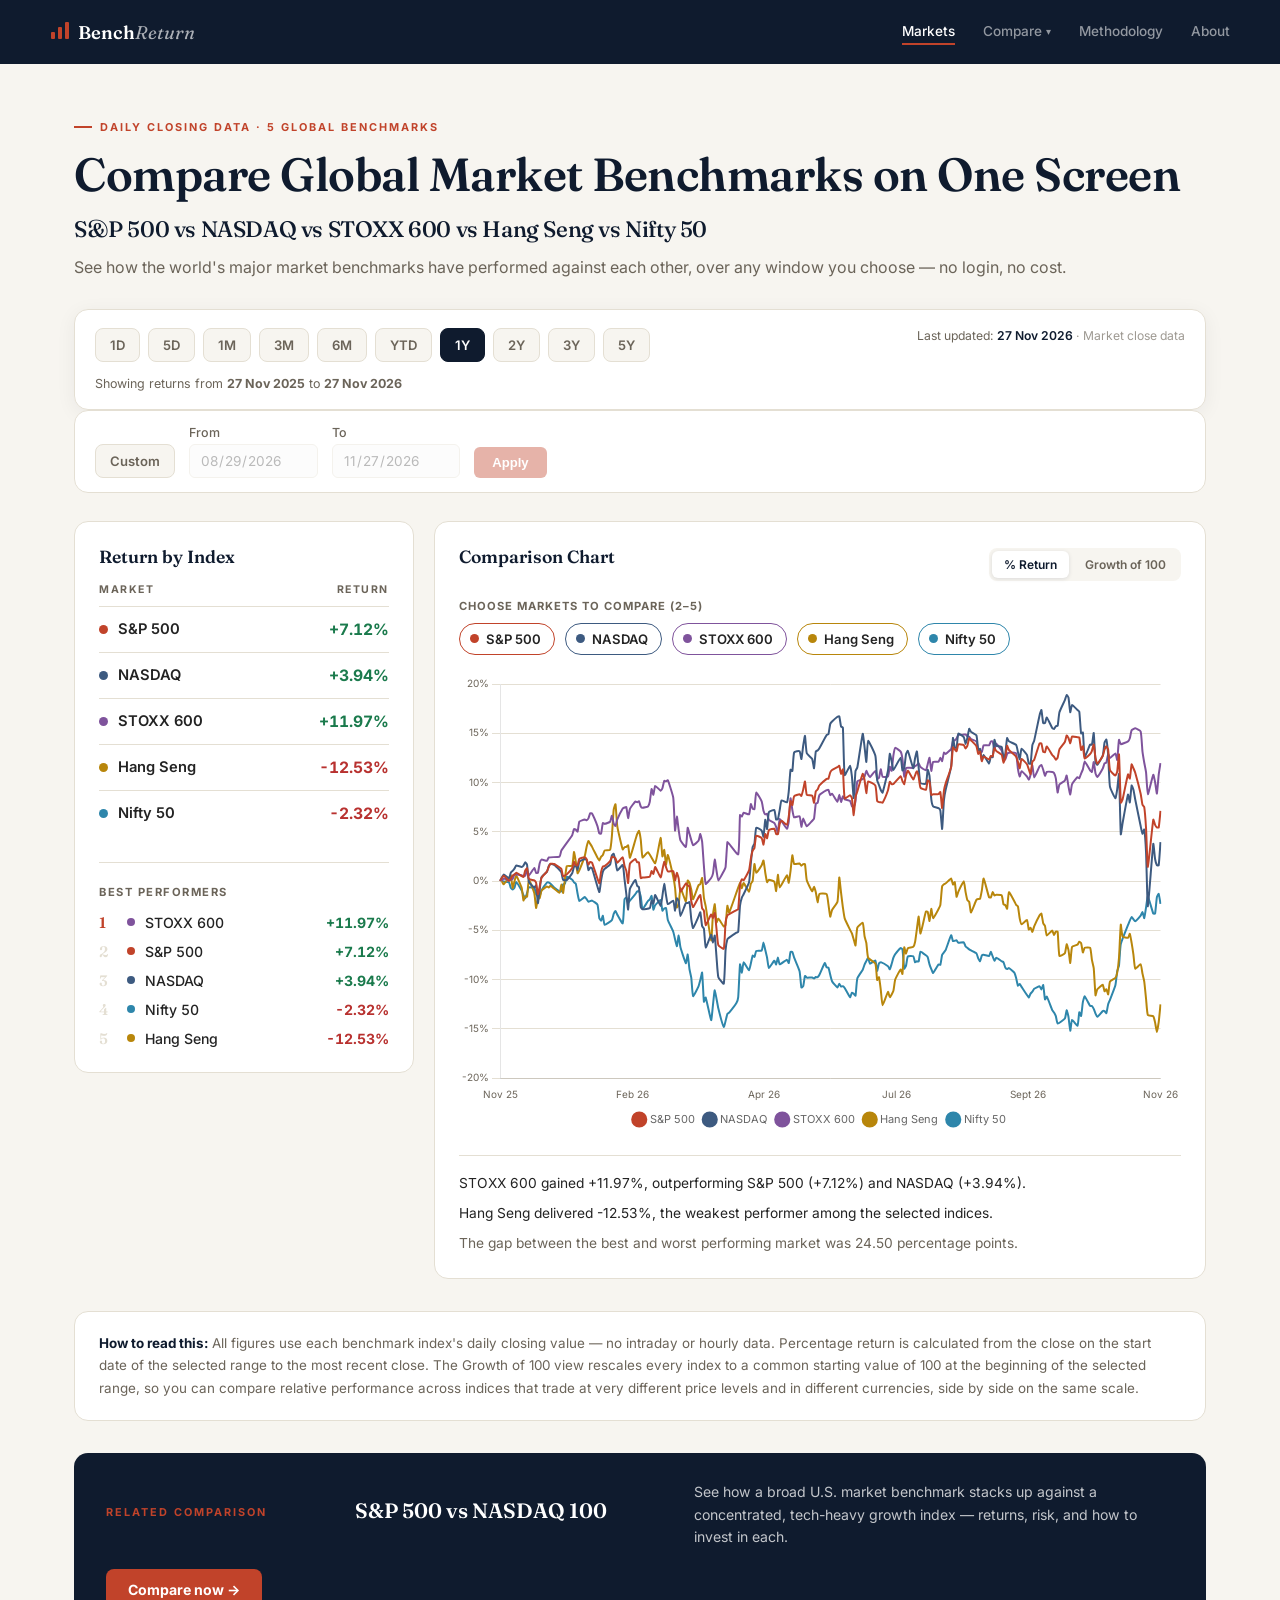
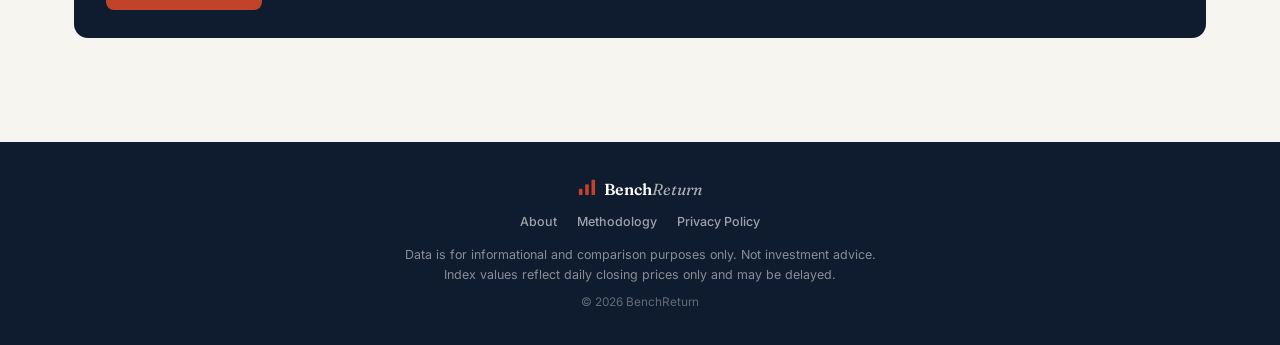
<file: index.html>
﻿<!DOCTYPE html>
<html lang="en">
<head>
<meta charset="UTF-8">
<meta name="viewport" content="width=device-width, initial-scale=1.0">

<link rel="canonical" href="https://benchreturn.com/">

<link rel="icon" href="/favicon.ico" sizes="any">
<link rel="apple-touch-icon" href="/apple-touch-icon.png">

<title>BenchReturn · Compare Global Market Benchmark Returns</title>
<meta name="description" content="BenchReturn tracks and compares daily closing returns across S&P 500, NASDAQ, STOXX 600, Hang Seng, and Nifty 50 — benchmark global market performance over any custom date range, free.">

<meta property="og:title" content="BenchReturn · Compare Global Market Benchmark Returns">
<meta property="og:description" content="Compare daily closing returns across S&P 500, NASDAQ, STOXX 600, Hang Seng, and Nifty 50 — free, no login required.">
<meta property="og:image" content="https://benchreturn.com/og-image.png">
<meta property="og:url" content="https://benchreturn.com/">
<meta property="og:type" content="website">

<link rel="preconnect" href="https://fonts.googleapis.com">
<link rel="preconnect" href="https://fonts.gstatic.com" crossorigin>
<link href="https://fonts.googleapis.com/css2?family=Fraunces:opsz,wght@9..144,400;9..144,500;9..144,600;9..144,700&family=Inter:wght@400;500;600;700&display=swap" rel="stylesheet">
<link rel="stylesheet" href="assets/css/styles.css">
</head>
<body>

<!-- ============ HEADER ============ -->
<header class="site-header">
  <div class="header-inner">
    <a href="/" class="logo">
      <span class="logo-mark">
        <svg width="20" height="20" viewBox="0 0 20 20" fill="none" xmlns="http://www.w3.org/2000/svg">
          <rect x="1" y="12" width="4" height="7" rx="1" fill="currentColor"/>
          <rect x="8" y="7" width="4" height="12" rx="1" fill="currentColor"/>
          <rect x="15" y="2" width="4" height="17" rx="1" fill="currentColor"/>
        </svg>
      </span>
      <span class="logo-text">Bench<em>Return</em></span>
    </a>


<nav class="header-nav" id="headerNav">
  <a href="index.html" class="nav-link active">Markets</a>

  <div class="nav-dropdown">
    <button class="nav-link nav-dropdown-toggle" id="compareToggle" aria-haspopup="true" aria-expanded="false">
      Compare <span class="nav-caret">▾</span>
    </button>
    <div class="nav-dropdown-menu">
      <a href="sp500-vs-nasdaq100.html" class="nav-dropdown-link">S&amp;P 500 vs NASDAQ 100</a>
      <a href="sp500-vs-dow-jones.html" class="nav-dropdown-link">S&amp;P 500 vs Dow Jones</a>
    </div>
  </div>

  <a href="methodology.html" class="nav-link">Methodology</a>
  <a href="about.html" class="nav-link">About</a>
</nav>

    <button class="hamburger-btn" id="hamburgerBtn" aria-label="Open menu" aria-expanded="false">
      <span class="hamburger-bar"></span>
      <span class="hamburger-bar"></span>
      <span class="hamburger-bar"></span>
    </button>
  </div>
</header>

<main>

  <!-- ============ PAGE TITLE / INTRO ============ -->
  <section class="page-intro">
    <p class="eyebrow">Daily closing data · 5 global benchmarks</p>
    <h1 class="page-title">Compare Global Market Benchmarks on One Screen</h1>
    <h2 class="page-subtitle">S&P 500 vs NASDAQ vs STOXX 600 vs Hang Seng vs Nifty 50 </h2>
    <p class="page-sub">See how the world's major market benchmarks have performed against each other, over any window you choose — no login, no cost.</p>
  </section>

 <!-- ============ RANGE SELECTOR ============ -->
    <section class="range-bar" aria-label="Select time range">
      <div class="range-bar-inner">
        <button class="range-btn" data-range="1D">1D</button>
        <button class="range-btn" data-range="5D">5D</button>
        <button class="range-btn" data-range="1M">1M</button>
        <button class="range-btn" data-range="3M">3M</button>
        <button class="range-btn" data-range="6M">6M</button>
        <button class="range-btn" data-range="YTD">YTD</button>
        <button class="range-btn active" data-range="1Y">1Y</button>
        <button class="range-btn" data-range="2Y">2Y</button>
        <button class="range-btn" data-range="3Y">3Y</button>
        <button class="range-btn" data-range="5Y">5Y</button>
        
      </div>

<p class="last-updated-inline">Last updated: <strong id="lastUpdatedDate"></strong> <span class="last-updated-note">· Market close data</span></p>

      <p class="range-context" id="rangeContext">Showing returns for the trailing 1 year, as of <span id="asOfDate"></span></p>

    </section>

    <!-- ============ CUSTOM DATE BAR ============ -->
    <div class="custom-range-panel" id="customRangePanel">
      <button class="range-btn range-btn-custom" data-range="CUSTOM">Custom</button>
      <label>From <input type="date" id="customFrom" disabled></label>
      <label>To <input type="date" id="customTo" disabled></label>
      <button class="apply-btn" id="applyCustomRange" disabled>Apply</button>
    </div>

  <!-- ============ MAIN GRID: TABLE + CHART ============ -->
  <section class="data-grid">

    <div class="panel table-panel">
      <h2 class="panel-title">Return by Index</h2>
      <table class="return-table" id="returnTable">
        <thead>
          <tr>
            <th class="rt-market">Market</th>
            <th class="rt-return">Return</th>
          </tr>
        </thead>
        <tbody id="returnTableBody">
          <!-- populated by JS -->
        </tbody>
      </table>

      <div class="best-performer">
        <h3 class="bp-title">Best Performers</h3>
        <ol class="bp-list" id="bestPerformerList">
          <!-- populated by JS -->
        </ol>
      </div>
    </div>

    <div class="panel chart-panel">
      <div class="chart-panel-head">
        <h2 class="panel-title">Comparison Chart</h2>
        <div class="chart-mode-toggle">
          <button class="mode-btn active" data-mode="pct">% Return</button>
          <button class="mode-btn" data-mode="normalized">Growth of 100</button>
        </div>
      </div>

      <fieldset class="index-picker" id="indexPicker">
        <legend>Choose markets to compare (2–5)</legend>
        <!-- populated by JS -->
      </fieldset>

      <div class="chart-wrap">
        <canvas id="comparisonChart"></canvas>
      </div>

     <div class="chart-summary" id="chartSummary"></div>
    </div>

  </section>

<!-- ============ SMALL EXPLANATION ============ -->
  <section class="explainer">
    <p><strong>How to read this:</strong> All figures use each benchmark index's daily closing value — no intraday or hourly data. Percentage return is calculated from the close on the start date of the selected range to the most recent close. The Growth of 100 view rescales every index to a common starting value of 100 at the beginning of the selected range, so you can compare relative performance across indices that trade at very different price levels and in different currencies, side by side on the same scale.</p>
  </section>

  <!-- ============ RELATED COMPARISON ============ -->
  <section class="related-compare">
    <div class="related-compare-card">
      <p class="related-compare-eyebrow">Related comparison</p>
      <h2 class="related-compare-title">S&amp;P 500 vs NASDAQ 100</h2>
      <p class="related-compare-desc">See how a broad U.S. market benchmark stacks up against a concentrated, tech-heavy growth index — returns, risk, and how to invest in each.</p>
      <a href="sp500-vs-nasdaq100.html" class="related-compare-btn">Compare now →</a>
    </div>
  </section>

</main>

<!-- ============ FOOTER ============ -->
<footer class="site-footer">
  <div class="footer-inner">
    <div class="footer-brand">
      <span class="logo-mark">
        <svg width="18" height="18" viewBox="0 0 20 20" fill="none" xmlns="http://www.w3.org/2000/svg">
          <rect x="1" y="12" width="4" height="7" rx="1" fill="currentColor"/>
          <rect x="8" y="7" width="4" height="12" rx="1" fill="currentColor"/>
          <rect x="15" y="2" width="4" height="17" rx="1" fill="currentColor"/>
        </svg>
      </span>
      <span class="logo-text">Bench<em>Return</em></span>
    </div>

    <nav class="footer-nav">
      <a href="about.html">About</a>
      <a href="methodology.html">Methodology</a>
      <a href="privacy-policy.html">Privacy Policy</a>
    </nav>

    <p class="footer-disclaimer">Data is for informational and comparison purposes only. Not investment advice. Index values reflect daily closing prices only and may be delayed.</p>
    <p class="footer-copy">&copy; 2026 BenchReturn</p>
  </div>
</footer>

<script src="assets/js/chart.umd.min.js"></script>
<script src="assets/js/chartjs-adapter-date-fns.bundle.min.js"></script>
<script src="assets/js/market-data.js"></script>
<script src="assets/js/app.js"></script>
<script>
  const hamburgerBtn = document.getElementById('hamburgerBtn');
  const headerNav = document.getElementById('headerNav');

  hamburgerBtn.addEventListener('click', () => {
    const isOpen = headerNav.classList.toggle('open');
    hamburgerBtn.setAttribute('aria-expanded', isOpen);
  });

document.querySelectorAll('.nav-dropdown-toggle').forEach(toggle => {
  const dropdown = toggle.closest('.nav-dropdown');
  toggle.addEventListener('click', (e) => {
    e.stopPropagation();
    const isOpen = dropdown.classList.toggle('open');
    toggle.setAttribute('aria-expanded', isOpen);
  });
});

document.addEventListener('click', () => {
  document.querySelectorAll('.nav-dropdown.open').forEach(d => {
    d.classList.remove('open');
    d.querySelector('.nav-dropdown-toggle').setAttribute('aria-expanded', 'false');
  });
});

document.addEventListener('keydown', e => {
  if (e.key === 'Escape') {
    document.querySelectorAll('.nav-dropdown.open').forEach(d => {
      d.classList.remove('open');
      d.querySelector('.nav-dropdown-toggle').setAttribute('aria-expanded', 'false');
    });
  }
});
</script>
</body>
</html>
</file>
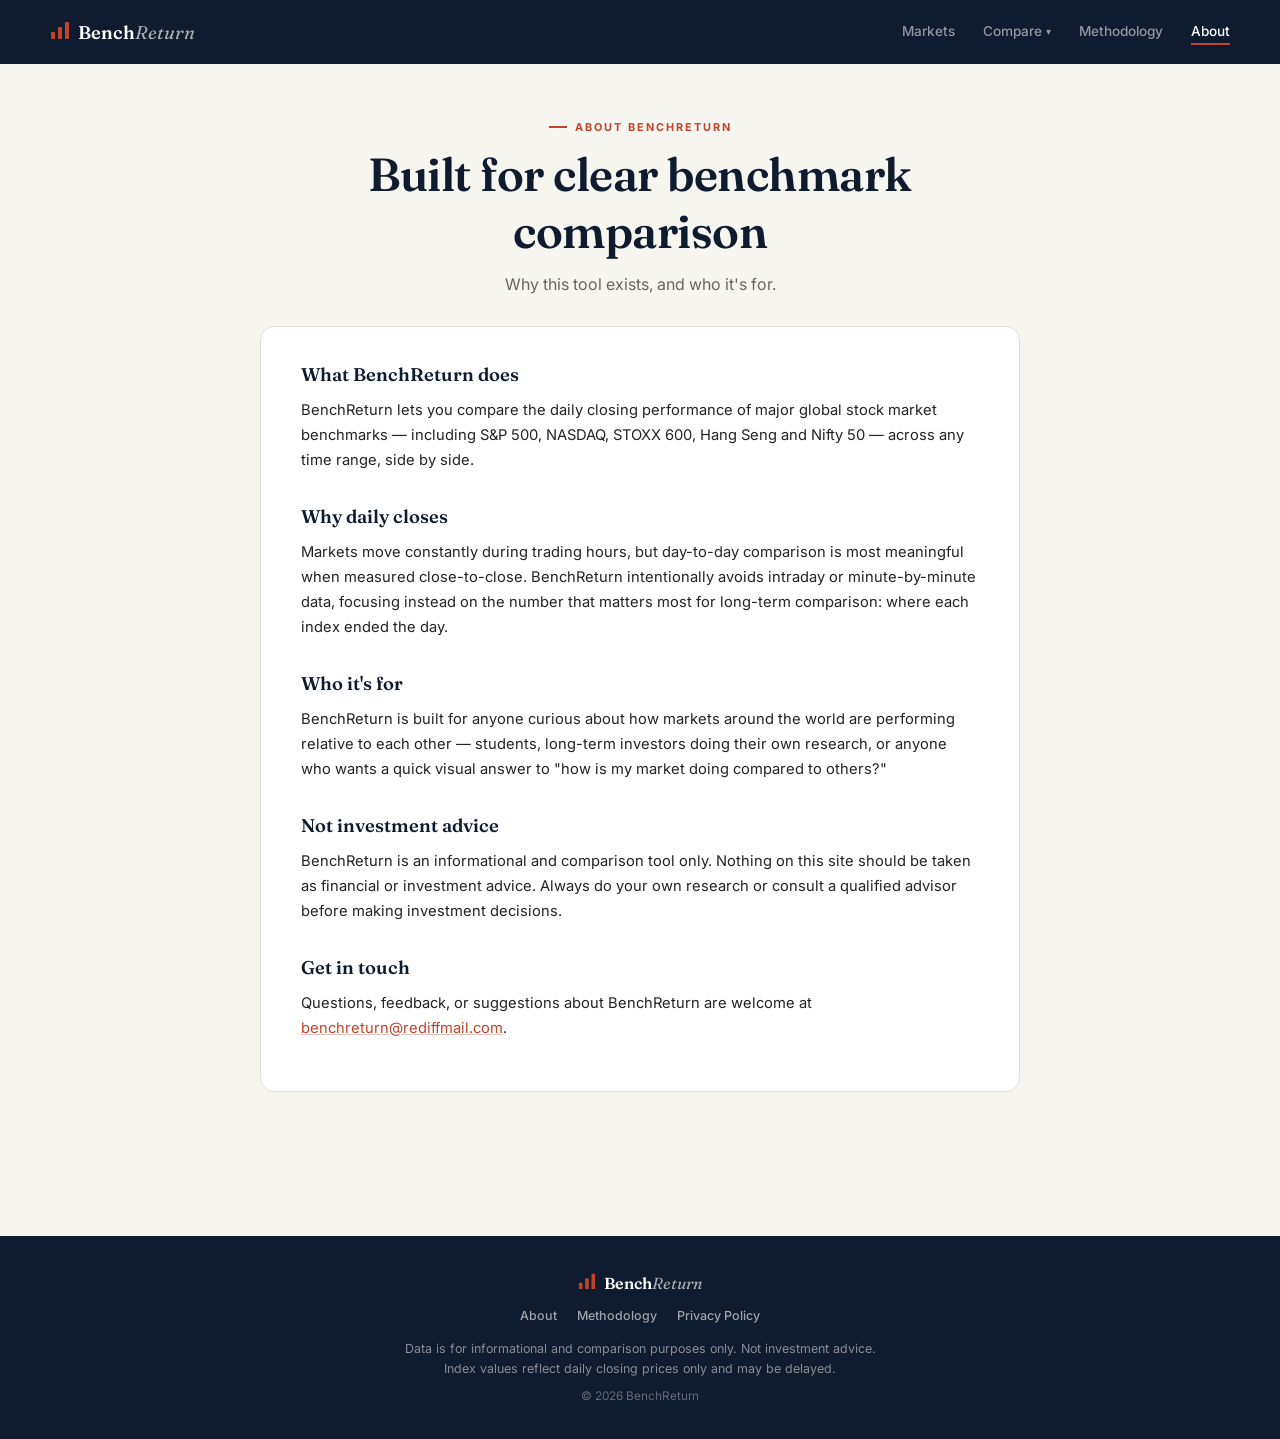
<file: about.html>
﻿<!DOCTYPE html>
<html lang="en">
<head>
  <meta charset="UTF-8" />
  <meta name="viewport" content="width=device-width, initial-scale=1.0" />

  <link rel="canonical" href="https://benchreturn.com/about.html" />

  <link rel="icon" href="/favicon.ico" sizes="any" />
  <link rel="apple-touch-icon" href="/apple-touch-icon.png" />

  <title>About · BenchReturn</title>
  <meta
    name="description"
    content="Learn about BenchReturn — a free tool for comparing daily benchmark index returns across global stock markets, including S&P 500, NASDAQ, STOXX 600, Hang Seng, and Nifty 50."
  />

  <meta property="og:title" content="About · BenchReturn" />
  <meta
    property="og:description"
    content="Learn about BenchReturn — a free tool for comparing daily benchmark index returns across global stock markets."
  />
  <meta property="og:image" content="https://benchreturn.com/og-image.png" />
  <meta property="og:url" content="https://benchreturn.com/about.html" />
  <meta property="og:type" content="website" />

  <link rel="preconnect" href="https://fonts.googleapis.com" />
  <link rel="preconnect" href="https://fonts.gstatic.com" crossorigin />
  <link
    href="https://fonts.googleapis.com/css2?family=Fraunces:opsz,wght@9..144,400;9..144,500;9..144,600;9..144,700&family=Inter:wght@400;500;600;700&display=swap"
    rel="stylesheet"
  />
  <link rel="stylesheet" href="assets/css/styles.css" />
</head>
<body>
  <!-- ============ HEADER (same as index.html with Compare dropdown) ============ -->
  <header class="site-header">
    <div class="header-inner">
      <a href="index.html" class="logo">
        <span class="logo-mark">
          <svg width="20" height="20" viewBox="0 0 20 20" fill="none" xmlns="http://www.w3.org/2000/svg">
            <rect x="1" y="12" width="4" height="7" rx="1" fill="currentColor"/>
            <rect x="8" y="7" width="4" height="12" rx="1" fill="currentColor"/>
            <rect x="15" y="2" width="4" height="17" rx="1" fill="currentColor"/>
          </svg>
        </span>
        <span class="logo-text">Bench<em>Return</em></span>
      </a>

      <nav class="header-nav" id="headerNav">
        <a href="index.html" class="nav-link">Markets</a>

        <div class="nav-dropdown">
          <button class="nav-link nav-dropdown-toggle" id="compareToggle" aria-haspopup="true" aria-expanded="false">
            Compare <span class="nav-caret">▾</span>
          </button>
          <div class="nav-dropdown-menu">
            <a href="sp500-vs-nasdaq100.html" class="nav-dropdown-link">S&amp;P 500 vs NASDAQ 100</a>
            <a href="sp500-vs-dow-jones.html" class="nav-dropdown-link">S&amp;P 500 vs Dow Jones</a>
          </div>
        </div>

        <a href="methodology.html" class="nav-link">Methodology</a>
        <a href="about.html" class="nav-link active">About</a>
      </nav>

      <button class="hamburger-btn" id="hamburgerBtn" aria-label="Open menu" aria-expanded="false">
        <span class="hamburger-bar"></span>
        <span class="hamburger-bar"></span>
        <span class="hamburger-bar"></span>
      </button>
    </div>
  </header>

  <main>
    <!-- ============ PAGE INTRO ============ -->
    <section class="page-intro legal-intro">
      <p class="eyebrow">About BenchReturn</p>
      <h1 class="page-title">Built for clear benchmark comparison</h1>
      <p class="page-sub">Why this tool exists, and who it's for.</p>
    </section>

    <!-- ============ ABOUT CONTENT ============ -->
    <section class="legal-content">
      <h2>What BenchReturn does</h2>
      <p>BenchReturn lets you compare the daily closing performance of major global stock market benchmarks — including S&amp;P 500, NASDAQ, STOXX 600, Hang Seng and Nifty 50 — across any time range, side by side.</p>

      <h2>Why daily closes</h2>
      <p>Markets move constantly during trading hours, but day-to-day comparison is most meaningful when measured close-to-close. BenchReturn intentionally avoids intraday or minute-by-minute data, focusing instead on the number that matters most for long-term comparison: where each index ended the day.</p>

      <h2>Who it's for</h2>
      <p>BenchReturn is built for anyone curious about how markets around the world are performing relative to each other — students, long-term investors doing their own research, or anyone who wants a quick visual answer to "how is my market doing compared to others?"</p>

      <h2>Not investment advice</h2>
      <p>BenchReturn is an informational and comparison tool only. Nothing on this site should be taken as financial or investment advice. Always do your own research or consult a qualified advisor before making investment decisions.</p>

      <h2>Get in touch</h2>
      <p>Questions, feedback, or suggestions about BenchReturn are welcome at <a href="mailto:benchreturn@rediffmail.com">benchreturn@rediffmail.com</a>.</p>
    </section>
  </main>

  <!-- ============ FOOTER ============ -->
  <footer class="site-footer">
    <div class="footer-inner">
      <div class="footer-brand">
        <span class="logo-mark">
          <svg width="18" height="18" viewBox="0 0 20 20" fill="none" xmlns="http://www.w3.org/2000/svg">
            <rect x="1" y="12" width="4" height="7" rx="1" fill="currentColor"/>
            <rect x="8" y="7" width="4" height="12" rx="1" fill="currentColor"/>
            <rect x="15" y="2" width="4" height="17" rx="1" fill="currentColor"/>
          </svg>
        </span>
        <span class="logo-text">Bench<em>Return</em></span>
      </div>
      <nav class="footer-nav">
        <a href="about.html">About</a>
        <a href="methodology.html">Methodology</a>
        <a href="privacy-policy.html">Privacy Policy</a>
      </nav>
      <p class="footer-disclaimer">Data is for informational and comparison purposes only. Not investment advice. Index values reflect daily closing prices only and may be delayed.</p>
      <p class="footer-copy">&copy; 2026 BenchReturn</p>
    </div>
  </footer>

  <!-- ============ SCRIPTS (hamburger + dropdown) ============ -->
  <script>
    // Hamburger toggle
    const hamburgerBtn = document.getElementById('hamburgerBtn');
    const headerNav = document.getElementById('headerNav');

    if (hamburgerBtn && headerNav) {
      hamburgerBtn.addEventListener('click', () => {
        const isOpen = headerNav.classList.toggle('open');
        hamburgerBtn.setAttribute('aria-expanded', isOpen);
      });
    }

    // Dropdown toggle (same as index.html)
    document.querySelectorAll('.nav-dropdown-toggle').forEach(toggle => {
      const dropdown = toggle.closest('.nav-dropdown');
      toggle.addEventListener('click', (e) => {
        e.stopPropagation();
        const isOpen = dropdown.classList.toggle('open');
        toggle.setAttribute('aria-expanded', isOpen);
      });
    });

    // Close dropdowns on outside click
    document.addEventListener('click', () => {
      document.querySelectorAll('.nav-dropdown.open').forEach(d => {
        d.classList.remove('open');
        const btn = d.querySelector('.nav-dropdown-toggle');
        if (btn) btn.setAttribute('aria-expanded', 'false');
      });
    });

    // Close dropdowns on Escape key
    document.addEventListener('keydown', e => {
      if (e.key === 'Escape') {
        document.querySelectorAll('.nav-dropdown.open').forEach(d => {
          d.classList.remove('open');
          const btn = d.querySelector('.nav-dropdown-toggle');
          if (btn) btn.setAttribute('aria-expanded', 'false');
        });
      }
    });
  </script>
</body>
</html>
</file>
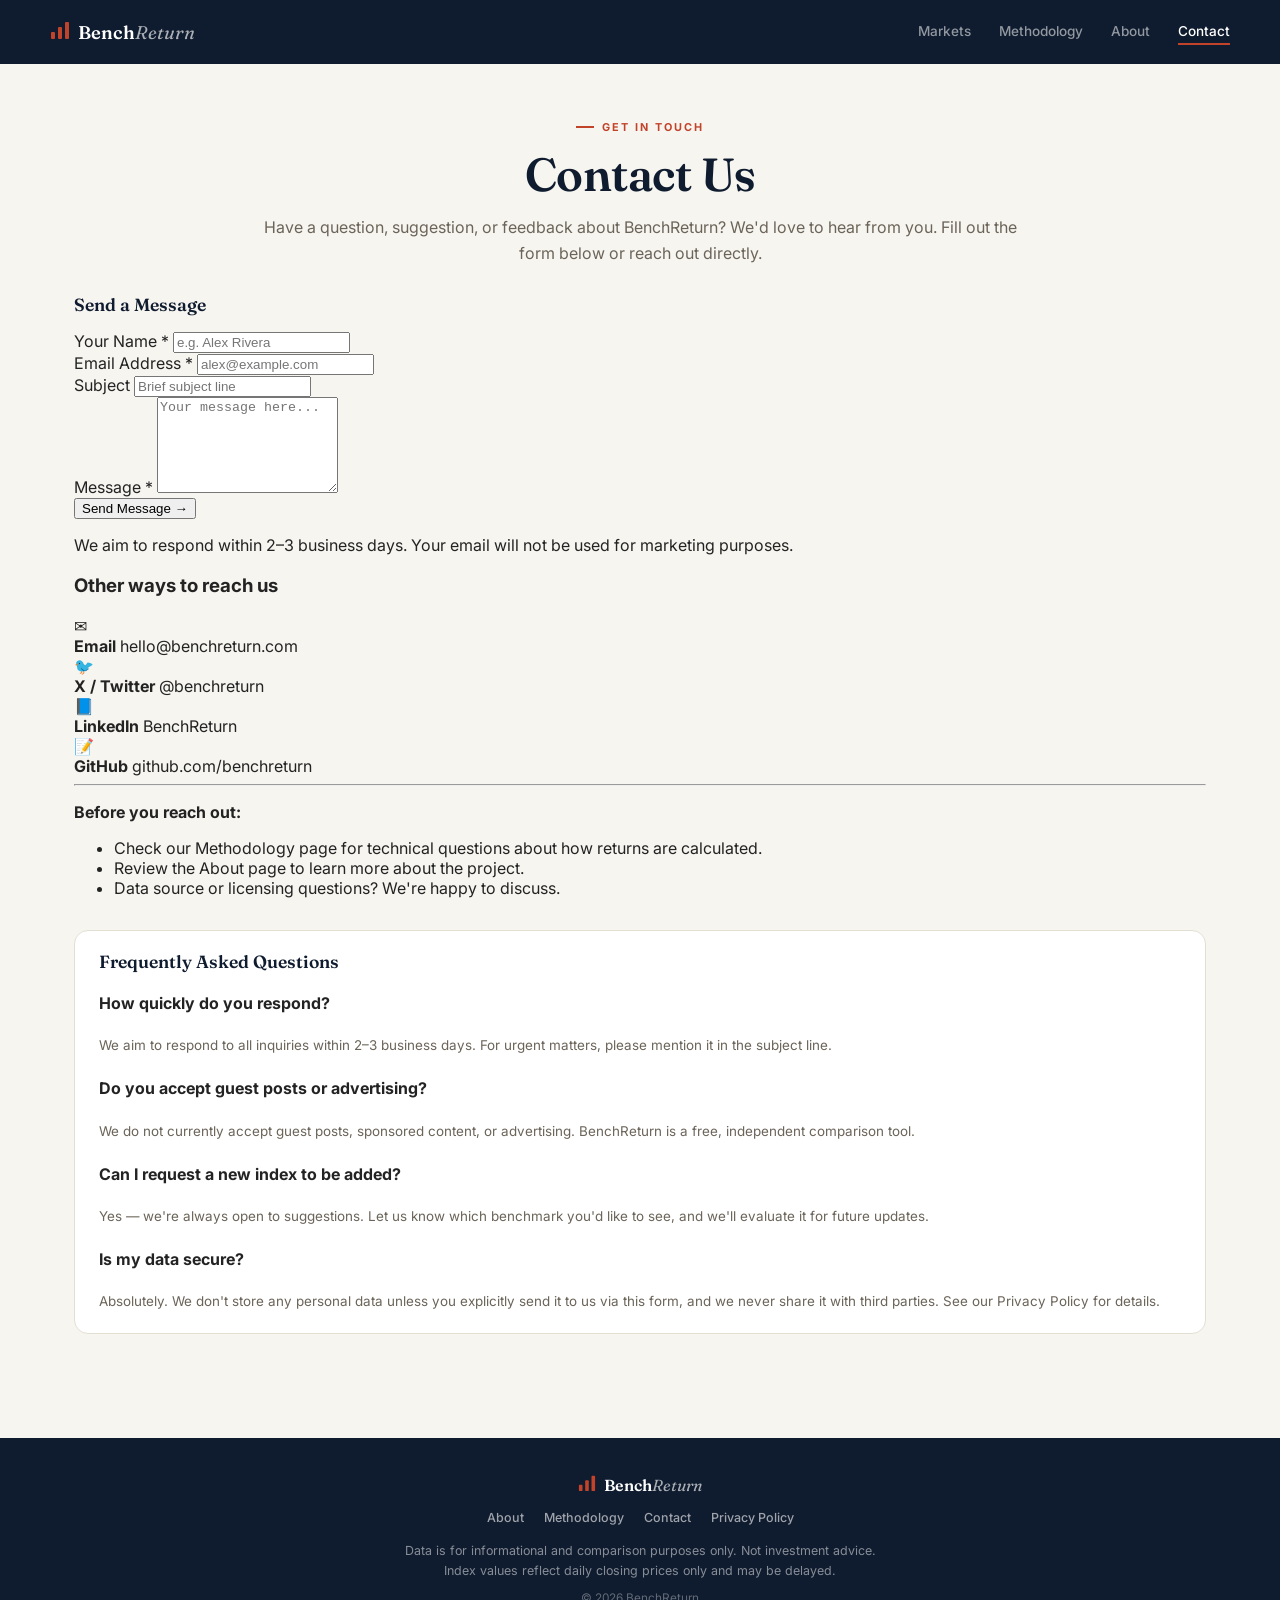
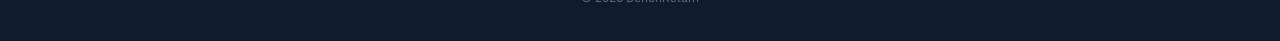
<file: contact.html>
﻿<!DOCTYPE html>
<html lang="en">
<head>
<meta charset="UTF-8">
<meta name="viewport" content="width=device-width, initial-scale=1.0">

<link rel="canonical" href="https://benchreturn.com/contact.html">

<link rel="icon" href="/favicon.ico" sizes="any">
<link rel="apple-touch-icon" href="/apple-touch-icon.png">

<title>Contact Us — BenchReturn</title>
<meta name="description" content="Get in touch with BenchReturn — questions, feedback, or suggestions about our global market benchmark comparison tool.">

<meta property="og:title" content="Contact Us — BenchReturn">
<meta property="og:description" content="Questions or feedback about BenchReturn? Reach out to us.">
<meta property="og:image" content="https://benchreturn.com/og-image.png">
<meta property="og:url" content="https://benchreturn.com/contact.html">
<meta property="og:type" content="website">

<link rel="preconnect" href="https://fonts.googleapis.com">
<link rel="preconnect" href="https://fonts.gstatic.com" crossorigin>
<link href="https://fonts.googleapis.com/css2?family=Fraunces:opsz,wght@9..144,400;9..144,500;9..144,600;9..144,700&family=Inter:wght@400;500;600;700&display=swap" rel="stylesheet">
<link rel="stylesheet" href="assets/css/styles.css">
</head>
<body>

<!-- ============ HEADER ============ -->
<header class="site-header">
  <div class="header-inner">
    <a href="/" class="logo">
      <span class="logo-mark">
        <svg width="20" height="20" viewBox="0 0 20 20" fill="none" xmlns="http://www.w3.org/2000/svg">
          <rect x="1" y="12" width="4" height="7" rx="1" fill="currentColor"/>
          <rect x="8" y="7" width="4" height="12" rx="1" fill="currentColor"/>
          <rect x="15" y="2" width="4" height="17" rx="1" fill="currentColor"/>
        </svg>
      </span>
      <span class="logo-text">Bench<em>Return</em></span>
    </a>
    <nav class="header-nav" id="headerNav">
      <a href="index.html" class="nav-link">Markets</a>
      <a href="methodology.html" class="nav-link">Methodology</a>
      <a href="about.html" class="nav-link">About</a>
      <a href="contact.html" class="nav-link active">Contact</a>
    </nav>

    <button class="hamburger-btn" id="hamburgerBtn" aria-label="Open menu" aria-expanded="false">
      <span class="hamburger-bar"></span>
      <span class="hamburger-bar"></span>
      <span class="hamburger-bar"></span>
    </button>
  </div>
</header>

<main>

  <!-- ============ PAGE TITLE ============ -->
  <section class="page-intro legal-intro">
    <p class="eyebrow">Get in touch</p>
    <h1 class="page-title">Contact Us</h1>
    <p class="page-sub">Have a question, suggestion, or feedback about BenchReturn? We'd love to hear from you. Fill out the form below or reach out directly.</p>
  </section>

  <!-- ============ CONTACT FORM ============ -->
  <section class="contact-section">
    <div class="contact-grid">
      <div class="contact-form-wrapper">
        <h2 class="panel-title">Send a Message</h2>
        <form class="contact-form" id="contactForm" action="#" method="POST">
          <div class="form-group">
            <label for="contactName">Your Name <span class="required">*</span></label>
            <input type="text" id="contactName" name="name" placeholder="e.g. Alex Rivera" required>
          </div>

          <div class="form-group">
            <label for="contactEmail">Email Address <span class="required">*</span></label>
            <input type="email" id="contactEmail" name="email" placeholder="alex@example.com" required>
          </div>

          <div class="form-group">
            <label for="contactSubject">Subject</label>
            <input type="text" id="contactSubject" name="subject" placeholder="Brief subject line">
          </div>

          <div class="form-group">
            <label for="contactMessage">Message <span class="required">*</span></label>
            <textarea id="contactMessage" name="message" rows="6" placeholder="Your message here..." required></textarea>
          </div>

          <button type="submit" class="contact-submit-btn">Send Message →</button>

          <p class="form-note">We aim to respond within 2–3 business days. Your email will not be used for marketing purposes.</p>
        </form>
      </div>

      <div class="contact-sidebar">
        <div class="contact-info-card">
          <h3 class="contact-info-title">Other ways to reach us</h3>

          <div class="contact-info-item">
            <span class="contact-info-icon">✉</span>
            <div>
              <strong>Email</strong>
              <a href="mailto:hello@benchreturn.com">hello@benchreturn.com</a>
            </div>
          </div>

          <div class="contact-info-item">
            <span class="contact-info-icon">🐦</span>
            <div>
              <strong>X / Twitter</strong>
              <a href="https://x.com/benchreturn" target="_blank" rel="noopener noreferrer">@benchreturn</a>
            </div>
          </div>

          <div class="contact-info-item">
            <span class="contact-info-icon">📘</span>
            <div>
              <strong>LinkedIn</strong>
              <a href="https://linkedin.com/company/benchreturn" target="_blank" rel="noopener noreferrer">BenchReturn</a>
            </div>
          </div>

          <div class="contact-info-item">
            <span class="contact-info-icon">📝</span>
            <div>
              <strong>GitHub</strong>
              <a href="https://github.com/benchreturn" target="_blank" rel="noopener noreferrer">github.com/benchreturn</a>
            </div>
          </div>

          <hr class="contact-divider">

          <div class="contact-faq-note">
            <p><strong>Before you reach out:</strong></p>
            <ul>
              <li>Check our <a href="methodology.html">Methodology</a> page for technical questions about how returns are calculated.</li>
              <li>Review the <a href="about.html">About</a> page to learn more about the project.</li>
              <li>Data source or licensing questions? We're happy to discuss.</li>
            </ul>
          </div>
        </div>
      </div>
    </div>
  </section>

  <!-- ============ FAQ / RESPONSE TIMES ============ -->
  <section class="explainer contact-faq">
    <h2 class="panel-title">Frequently Asked Questions</h2>

    <div class="contact-faq-grid">
      <div>
        <h4>How quickly do you respond?</h4>
        <p>We aim to respond to all inquiries within 2–3 business days. For urgent matters, please mention it in the subject line.</p>
      </div>
      <div>
        <h4>Do you accept guest posts or advertising?</h4>
        <p>We do not currently accept guest posts, sponsored content, or advertising. BenchReturn is a free, independent comparison tool.</p>
      </div>
      <div>
        <h4>Can I request a new index to be added?</h4>
        <p>Yes — we're always open to suggestions. Let us know which benchmark you'd like to see, and we'll evaluate it for future updates.</p>
      </div>
      <div>
        <h4>Is my data secure?</h4>
        <p>Absolutely. We don't store any personal data unless you explicitly send it to us via this form, and we never share it with third parties. See our <a href="privacy-policy.html">Privacy Policy</a> for details.</p>
      </div>
    </div>
  </section>

</main>

<!-- ============ FOOTER ============ -->
<footer class="site-footer">
  <div class="footer-inner">
    <div class="footer-brand">
      <span class="logo-mark">
        <svg width="18" height="18" viewBox="0 0 20 20" fill="none" xmlns="http://www.w3.org/2000/svg">
          <rect x="1" y="12" width="4" height="7" rx="1" fill="currentColor"/>
          <rect x="8" y="7" width="4" height="12" rx="1" fill="currentColor"/>
          <rect x="15" y="2" width="4" height="17" rx="1" fill="currentColor"/>
        </svg>
      </span>
      <span class="logo-text">Bench<em>Return</em></span>
    </div>

    <nav class="footer-nav">
      <a href="about.html">About</a>
      <a href="methodology.html">Methodology</a>
      <a href="contact.html">Contact</a>
      <a href="privacy-policy.html">Privacy Policy</a>
    </nav>

    <p class="footer-disclaimer">Data is for informational and comparison purposes only. Not investment advice. Index values reflect daily closing prices only and may be delayed.</p>
    <p class="footer-copy">&copy; 2026 BenchReturn</p>
  </div>
</footer>

<script>
  const hamburgerBtn = document.getElementById('hamburgerBtn');
  const headerNav = document.getElementById('headerNav');

  hamburgerBtn.addEventListener('click', () => {
    const isOpen = headerNav.classList.toggle('open');
    hamburgerBtn.setAttribute('aria-expanded', isOpen);
  });

  // Simple form handler — prevents actual submission and shows a confirmation
  document.getElementById('contactForm').addEventListener('submit', function(e) {
    e.preventDefault();
    const btn = this.querySelector('.contact-submit-btn');
    const originalText = btn.textContent;
    btn.textContent = '✓ Message sent!';
    btn.style.background = '#1A7A4C';
    setTimeout(() => {
      btn.textContent = originalText;
      btn.style.background = '';
      this.reset();
    }, 3000);
  });
</script>

</body>
</html>
</file>
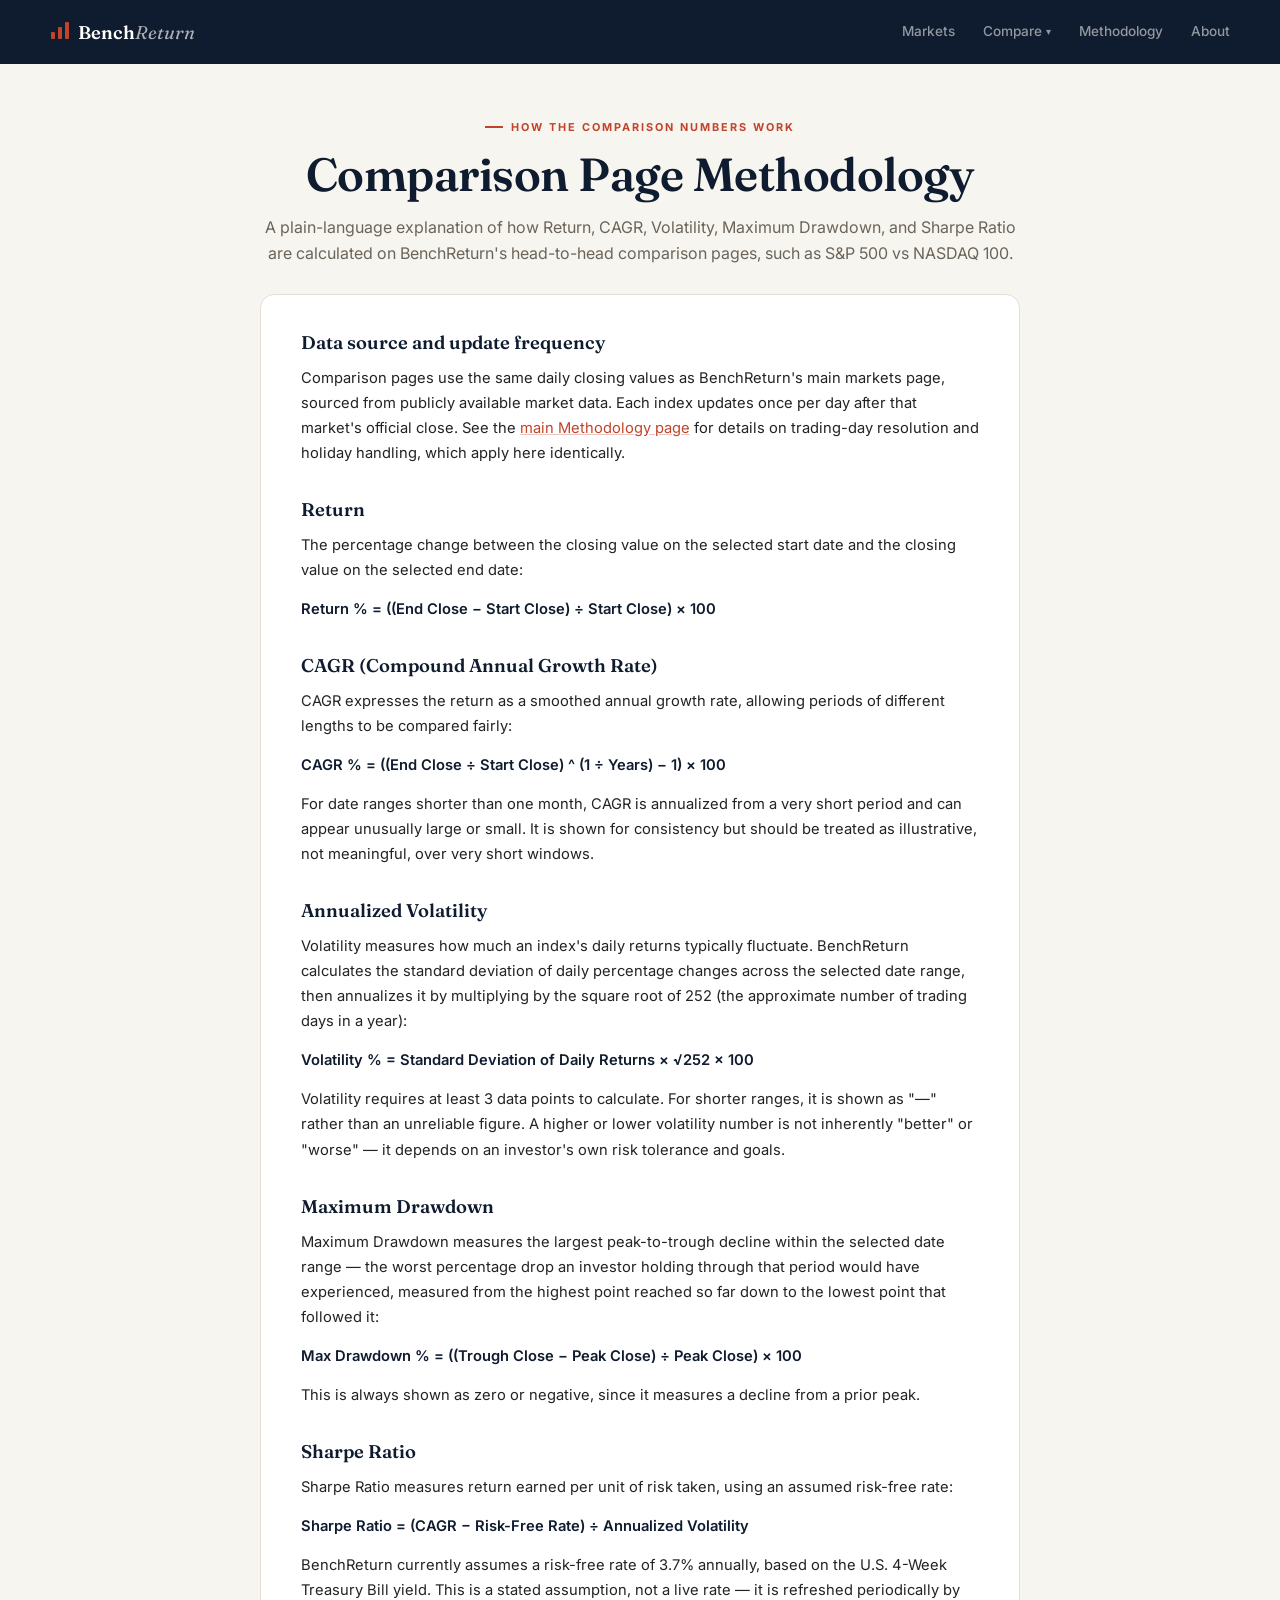
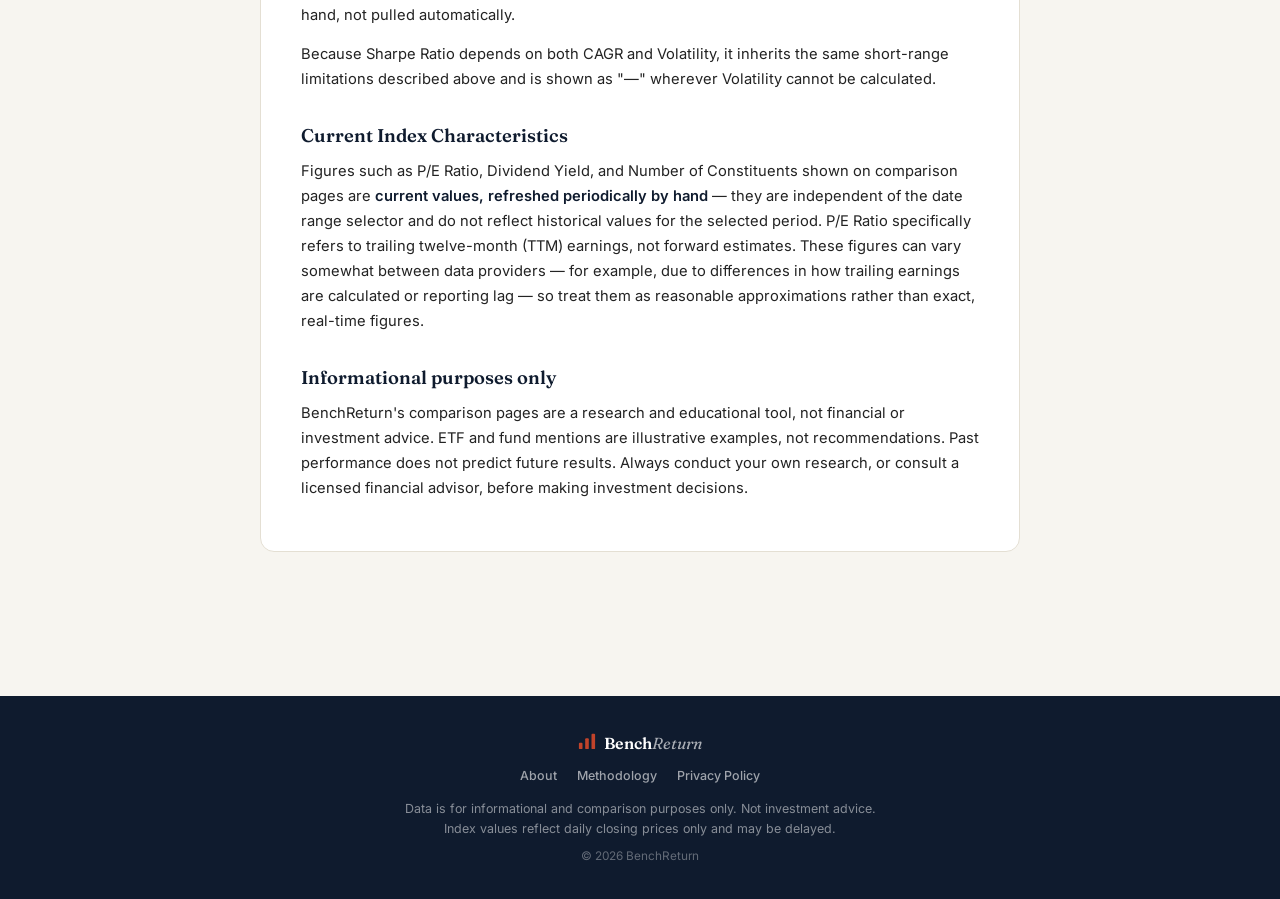
<file: methodology-compare.html>
﻿<!DOCTYPE html>
<html lang="en">
<head>
  <meta charset="UTF-8" />
  <meta name="viewport" content="width=device-width, initial-scale=1.0" />

  <link rel="canonical" href="https://benchreturn.com/methodology-compare.html" />

  <link rel="icon" href="/favicon.ico" sizes="any" />
  <link rel="apple-touch-icon" href="/apple-touch-icon.png" />

  <title>Methodology — How Comparison Metrics Are Calculated | BenchReturn</title>
  <meta
    name="description"
    content="How BenchReturn calculates Return, CAGR, Annualized Volatility, Maximum Drawdown, and Sharpe Ratio on head-to-head index comparison pages like S&P 500 vs NASDAQ 100."
  />

  <meta
    property="og:title"
    content="Methodology — How Comparison Metrics Are Calculated | BenchReturn"
  />
  <meta
    property="og:description"
    content="How Return, CAGR, Volatility, Max Drawdown, and Sharpe Ratio are calculated on BenchReturn's head-to-head comparison pages."
  />
  <meta property="og:image" content="https://benchreturn.com/og-image.png" />
  <meta property="og:url" content="https://benchreturn.com/methodology-compare.html" />
  <meta property="og:type" content="website" />

  <link rel="preconnect" href="https://fonts.googleapis.com" />
  <link rel="preconnect" href="https://fonts.gstatic.com" crossorigin />
  <link
    href="https://fonts.googleapis.com/css2?family=Fraunces:opsz,wght@9..144,400;9..144,500;9..144,600;9..144,700&family=Inter:wght@400;500;600;700&display=swap"
    rel="stylesheet"
  />
  <link rel="stylesheet" href="assets/css/styles.css" />
</head>
<body>
  <!-- ============ HEADER (same as index.html with Compare dropdown) ============ -->
  <header class="site-header">
    <div class="header-inner">
      <a href="index.html" class="logo">
        <span class="logo-mark">
          <svg width="20" height="20" viewBox="0 0 20 20" fill="none" xmlns="http://www.w3.org/2000/svg">
            <rect x="1" y="12" width="4" height="7" rx="1" fill="currentColor"/>
            <rect x="8" y="7" width="4" height="12" rx="1" fill="currentColor"/>
            <rect x="15" y="2" width="4" height="17" rx="1" fill="currentColor"/>
          </svg>
        </span>
        <span class="logo-text">Bench<em>Return</em></span>
      </a>

      <nav class="header-nav" id="headerNav">
        <a href="index.html" class="nav-link">Markets</a>

        <div class="nav-dropdown">
          <button class="nav-link nav-dropdown-toggle" id="compareToggle" aria-haspopup="true" aria-expanded="false">
            Compare <span class="nav-caret">▾</span>
          </button>
          <div class="nav-dropdown-menu">
            <a href="sp500-vs-nasdaq100.html" class="nav-dropdown-link">S&amp;P 500 vs NASDAQ 100</a>
            <a href="sp500-vs-dow-jones.html" class="nav-dropdown-link">S&amp;P 500 vs Dow Jones</a>
          </div>
        </div>

        <a href="methodology.html" class="nav-link">Methodology</a>
        <a href="about.html" class="nav-link">About</a>
      </nav>

      <button class="hamburger-btn" id="hamburgerBtn" aria-label="Open menu" aria-expanded="false">
        <span class="hamburger-bar"></span>
        <span class="hamburger-bar"></span>
        <span class="hamburger-bar"></span>
      </button>
    </div>
  </header>

  <main>
    <!-- ============ PAGE INTRO ============ -->
    <section class="page-intro legal-intro">
      <p class="eyebrow">How the comparison numbers work</p>
      <h1 class="page-title">Comparison Page Methodology</h1>
      <p class="page-sub">A plain-language explanation of how Return, CAGR, Volatility, Maximum Drawdown, and Sharpe Ratio are calculated on BenchReturn's head-to-head comparison pages, such as S&amp;P 500 vs NASDAQ 100.</p>
    </section>

    <!-- ============ METHODOLOGY CONTENT ============ -->
    <section class="legal-content">
      <h2>Data source and update frequency</h2>
      <p>Comparison pages use the same daily closing values as BenchReturn's main markets page, sourced from publicly available market data. Each index updates once per day after that market's official close. See the <a href="methodology.html">main Methodology page</a> for details on trading-day resolution and holiday handling, which apply here identically.</p>

      <h2>Return</h2>
      <p>The percentage change between the closing value on the selected start date and the closing value on the selected end date:</p>
      <p><strong>Return % = ((End Close − Start Close) ÷ Start Close) × 100</strong></p>

      <h2>CAGR (Compound Annual Growth Rate)</h2>
      <p>CAGR expresses the return as a smoothed annual growth rate, allowing periods of different lengths to be compared fairly:</p>
      <p><strong>CAGR % = ((End Close ÷ Start Close) ^ (1 ÷ Years) − 1) × 100</strong></p>
      <p>For date ranges shorter than one month, CAGR is annualized from a very short period and can appear unusually large or small. It is shown for consistency but should be treated as illustrative, not meaningful, over very short windows.</p>

      <h2>Annualized Volatility</h2>
      <p>Volatility measures how much an index's daily returns typically fluctuate. BenchReturn calculates the standard deviation of daily percentage changes across the selected date range, then annualizes it by multiplying by the square root of 252 (the approximate number of trading days in a year):</p>
      <p><strong>Volatility % = Standard Deviation of Daily Returns × √252 × 100</strong></p>
      <p>Volatility requires at least 3 data points to calculate. For shorter ranges, it is shown as "—" rather than an unreliable figure. A higher or lower volatility number is not inherently "better" or "worse" — it depends on an investor's own risk tolerance and goals.</p>

      <h2>Maximum Drawdown</h2>
      <p>Maximum Drawdown measures the largest peak-to-trough decline within the selected date range — the worst percentage drop an investor holding through that period would have experienced, measured from the highest point reached so far down to the lowest point that followed it:</p>
      <p><strong>Max Drawdown % = ((Trough Close − Peak Close) ÷ Peak Close) × 100</strong></p>
      <p>This is always shown as zero or negative, since it measures a decline from a prior peak.</p>

      <h2>Sharpe Ratio</h2>
      <p>Sharpe Ratio measures return earned per unit of risk taken, using an assumed risk-free rate:</p>
      <p><strong>Sharpe Ratio = (CAGR − Risk-Free Rate) ÷ Annualized Volatility</strong></p>
      <p>BenchReturn currently assumes a risk-free rate of 3.7% annually, based on the U.S. 4-Week Treasury Bill yield. This is a stated assumption, not a live rate — it is refreshed periodically by hand, not pulled automatically.</p>
      <p>Because Sharpe Ratio depends on both CAGR and Volatility, it inherits the same short-range limitations described above and is shown as "—" wherever Volatility cannot be calculated.</p>

      <h2>Current Index Characteristics</h2>
      <p>Figures such as P/E Ratio, Dividend Yield, and Number of Constituents shown on comparison pages are <strong>current values, refreshed periodically by hand</strong> — they are independent of the date range selector and do not reflect historical values for the selected period. P/E Ratio specifically refers to trailing twelve-month (TTM) earnings, not forward estimates. These figures can vary somewhat between data providers — for example, due to differences in how trailing earnings are calculated or reporting lag — so treat them as reasonable approximations rather than exact, real-time figures.</p>

      <h2>Informational purposes only</h2>
      <p>BenchReturn's comparison pages are a research and educational tool, not financial or investment advice. ETF and fund mentions are illustrative examples, not recommendations. Past performance does not predict future results. Always conduct your own research, or consult a licensed financial advisor, before making investment decisions.</p>
    </section>
  </main>

  <!-- ============ FOOTER ============ -->
  <footer class="site-footer">
    <div class="footer-inner">
      <div class="footer-brand">
        <span class="logo-mark">
          <svg width="18" height="18" viewBox="0 0 20 20" fill="none" xmlns="http://www.w3.org/2000/svg">
            <rect x="1" y="12" width="4" height="7" rx="1" fill="currentColor"/>
            <rect x="8" y="7" width="4" height="12" rx="1" fill="currentColor"/>
            <rect x="15" y="2" width="4" height="17" rx="1" fill="currentColor"/>
          </svg>
        </span>
        <span class="logo-text">Bench<em>Return</em></span>
      </div>
      <nav class="footer-nav">
        <a href="about.html">About</a>
        <a href="methodology.html">Methodology</a>
        <a href="privacy-policy.html">Privacy Policy</a>
      </nav>
      <p class="footer-disclaimer">Data is for informational and comparison purposes only. Not investment advice. Index values reflect daily closing prices only and may be delayed.</p>
      <p class="footer-copy">&copy; 2026 BenchReturn</p>
    </div>
  </footer>

  <!-- ============ SCRIPTS (hamburger + dropdown) ============ -->
  <script>
    // Hamburger toggle
    const hamburgerBtn = document.getElementById('hamburgerBtn');
    const headerNav = document.getElementById('headerNav');

    if (hamburgerBtn && headerNav) {
      hamburgerBtn.addEventListener('click', () => {
        const isOpen = headerNav.classList.toggle('open');
        hamburgerBtn.setAttribute('aria-expanded', isOpen);
      });
    }

    // Dropdown toggle (same as index.html)
    document.querySelectorAll('.nav-dropdown-toggle').forEach(toggle => {
      const dropdown = toggle.closest('.nav-dropdown');
      toggle.addEventListener('click', (e) => {
        e.stopPropagation();
        const isOpen = dropdown.classList.toggle('open');
        toggle.setAttribute('aria-expanded', isOpen);
      });
    });

    // Close dropdowns on outside click
    document.addEventListener('click', () => {
      document.querySelectorAll('.nav-dropdown.open').forEach(d => {
        d.classList.remove('open');
        const btn = d.querySelector('.nav-dropdown-toggle');
        if (btn) btn.setAttribute('aria-expanded', 'false');
      });
    });

    // Close dropdowns on Escape key
    document.addEventListener('keydown', e => {
      if (e.key === 'Escape') {
        document.querySelectorAll('.nav-dropdown.open').forEach(d => {
          d.classList.remove('open');
          const btn = d.querySelector('.nav-dropdown-toggle');
          if (btn) btn.setAttribute('aria-expanded', 'false');
        });
      }
    });
  </script>
</body>
</html>
</file>
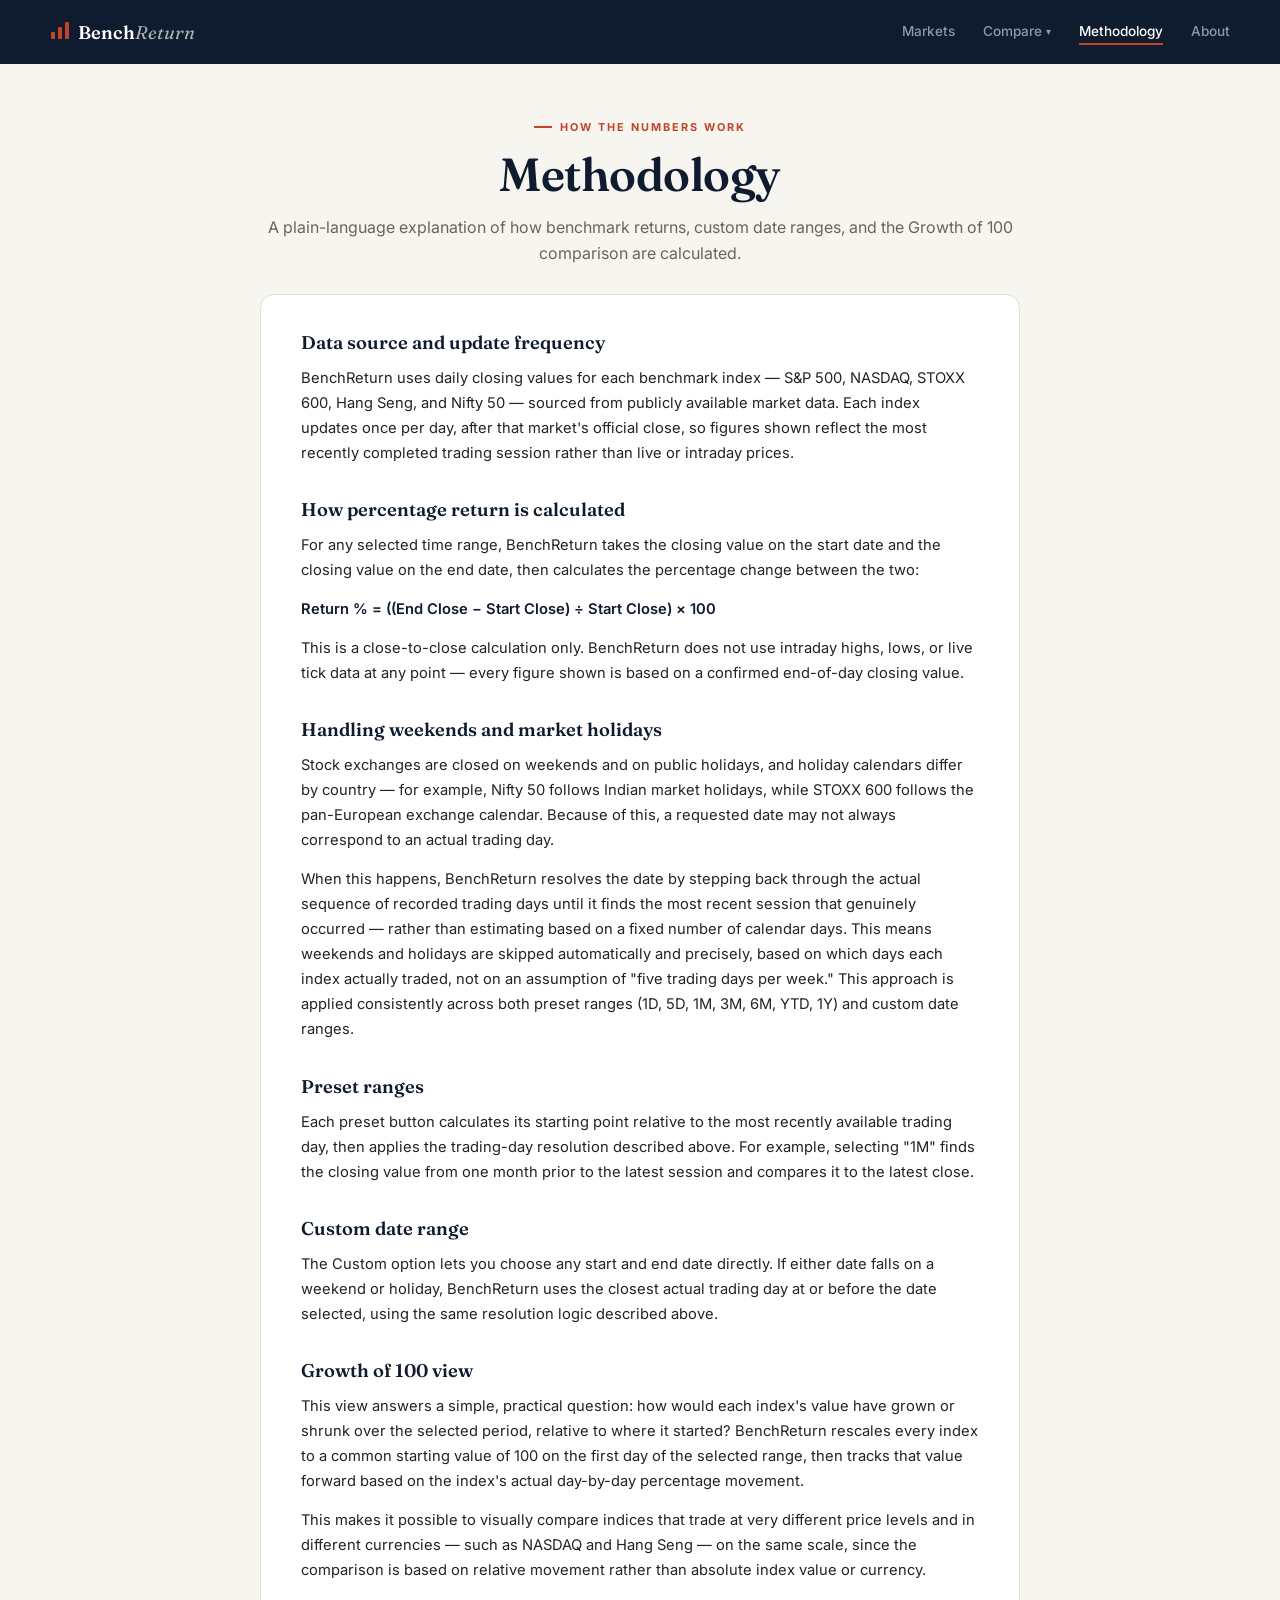
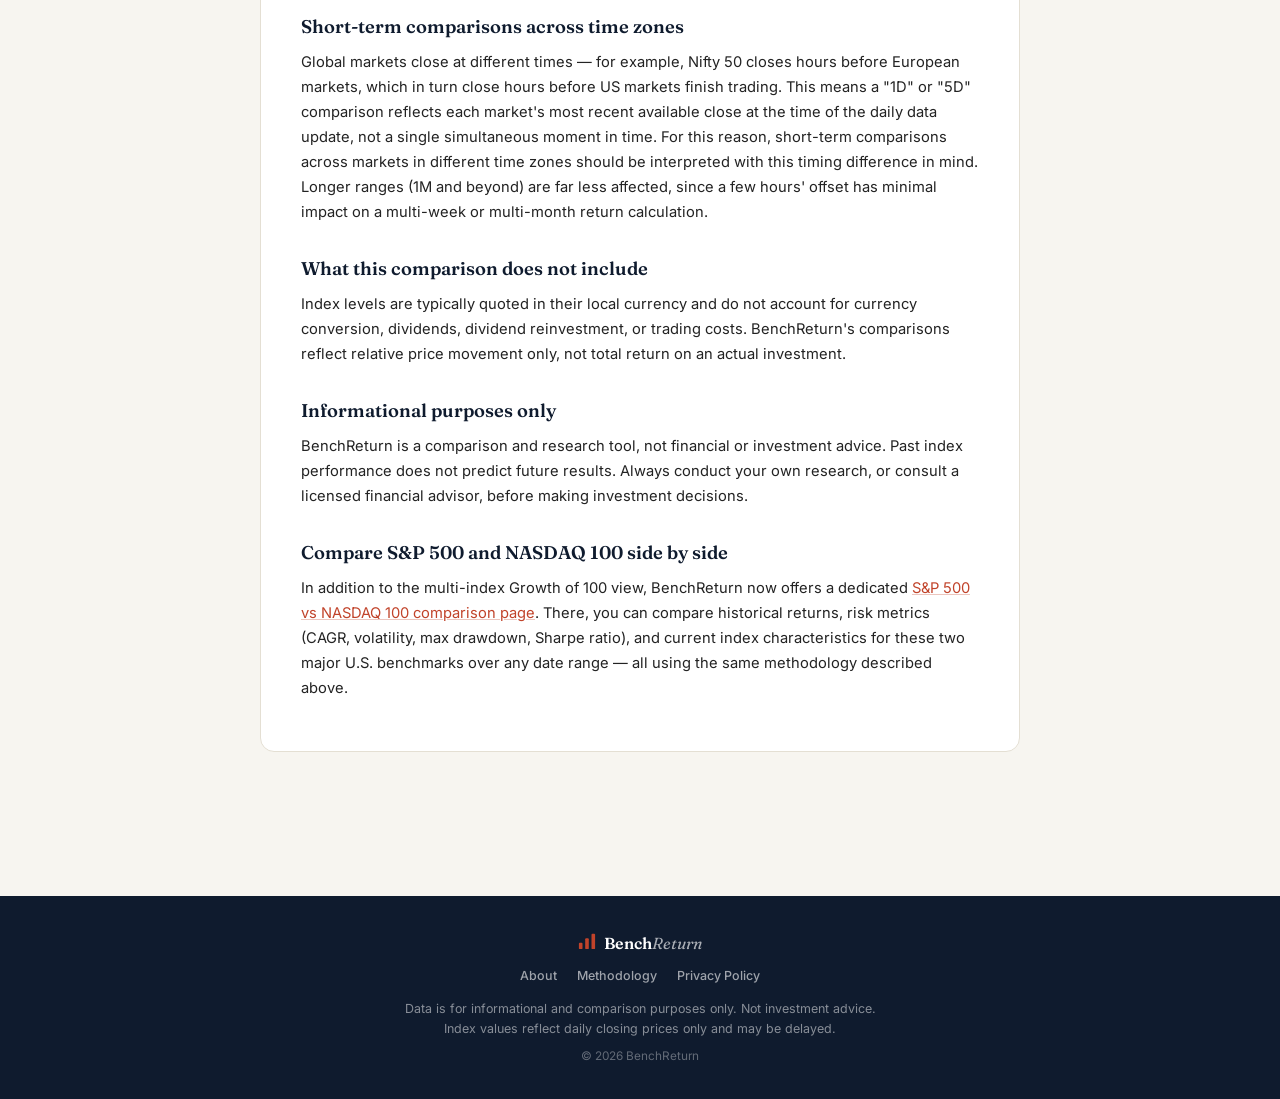
<file: methodology.html>
﻿<!DOCTYPE html>
<html lang="en">
<head>
  <meta charset="UTF-8" />
  <meta name="viewport" content="width=device-width, initial-scale=1.0" />

  <link rel="canonical" href="https://benchreturn.com/methodology.html" />

  <link rel="icon" href="/favicon.ico" sizes="any" />
  <link rel="apple-touch-icon" href="/apple-touch-icon.png" />

  <title>Methodology — How Benchmark Returns Are Calculated | BenchReturn</title>
  <meta
    name="description"
    content="How BenchReturn calculates benchmark index returns, handles market holidays and weekends, and computes the Growth of 100 comparison view across S&P 500, NASDAQ, STOXX 600, Hang Seng, and Nifty 50."
  />

  <meta
    property="og:title"
    content="Methodology — How Benchmark Returns Are Calculated | BenchReturn"
  />
  <meta
    property="og:description"
    content="How BenchReturn calculates benchmark returns, handles market holidays, and computes the Growth of 100 comparison view."
  />
  <meta property="og:image" content="https://benchreturn.com/og-image.png" />
  <meta property="og:url" content="https://benchreturn.com/methodology.html" />
  <meta property="og:type" content="website" />

  <link rel="preconnect" href="https://fonts.googleapis.com" />
  <link rel="preconnect" href="https://fonts.gstatic.com" crossorigin />
  <link
    href="https://fonts.googleapis.com/css2?family=Fraunces:opsz,wght@9..144,400;9..144,500;9..144,600;9..144,700&family=Inter:wght@400;500;600;700&display=swap"
    rel="stylesheet"
  />
  <link rel="stylesheet" href="assets/css/styles.css" />
</head>
<body>
  <!-- ============ HEADER (same as index.html with Compare dropdown) ============ -->
  <header class="site-header">
    <div class="header-inner">
      <a href="index.html" class="logo">
        <span class="logo-mark">
          <svg width="20" height="20" viewBox="0 0 20 20" fill="none" xmlns="http://www.w3.org/2000/svg">
            <rect x="1" y="12" width="4" height="7" rx="1" fill="currentColor"/>
            <rect x="8" y="7" width="4" height="12" rx="1" fill="currentColor"/>
            <rect x="15" y="2" width="4" height="17" rx="1" fill="currentColor"/>
          </svg>
        </span>
        <span class="logo-text">Bench<em>Return</em></span>
      </a>

      <nav class="header-nav" id="headerNav">
        <a href="index.html" class="nav-link">Markets</a>

        <div class="nav-dropdown">
          <button class="nav-link nav-dropdown-toggle" id="compareToggle" aria-haspopup="true" aria-expanded="false">
            Compare <span class="nav-caret">▾</span>
          </button>
          <div class="nav-dropdown-menu">
            <a href="sp500-vs-nasdaq100.html" class="nav-dropdown-link">S&amp;P 500 vs NASDAQ 100</a>
            <a href="sp500-vs-dow-jones.html" class="nav-dropdown-link">S&amp;P 500 vs Dow Jones</a>
          </div>
        </div>

        <a href="methodology.html" class="nav-link active">Methodology</a>
        <a href="about.html" class="nav-link">About</a>
      </nav>

      <button class="hamburger-btn" id="hamburgerBtn" aria-label="Open menu" aria-expanded="false">
        <span class="hamburger-bar"></span>
        <span class="hamburger-bar"></span>
        <span class="hamburger-bar"></span>
      </button>
    </div>
  </header>

  <main>
    <!-- ============ PAGE INTRO ============ -->
    <section class="page-intro legal-intro">
      <p class="eyebrow">How the numbers work</p>
      <h1 class="page-title">Methodology</h1>
      <p class="page-sub">A plain-language explanation of how benchmark returns, custom date ranges, and the Growth of 100 comparison are calculated.</p>
    </section>

    <!-- ============ LEGAL / METHODOLOGY CONTENT ============ -->
    <section class="legal-content">
      <h2>Data source and update frequency</h2>
      <p>BenchReturn uses daily closing values for each benchmark index — S&P 500, NASDAQ, STOXX 600, Hang Seng, and Nifty 50 — sourced from publicly available market data. Each index updates once per day, after that market's official close, so figures shown reflect the most recently completed trading session rather than live or intraday prices.</p>

      <h2>How percentage return is calculated</h2>
      <p>For any selected time range, BenchReturn takes the closing value on the start date and the closing value on the end date, then calculates the percentage change between the two:</p>
      <p><strong>Return % = ((End Close − Start Close) ÷ Start Close) × 100</strong></p>
      <p>This is a close-to-close calculation only. BenchReturn does not use intraday highs, lows, or live tick data at any point — every figure shown is based on a confirmed end-of-day closing value.</p>

      <h2>Handling weekends and market holidays</h2>
      <p>Stock exchanges are closed on weekends and on public holidays, and holiday calendars differ by country — for example, Nifty 50 follows Indian market holidays, while STOXX 600 follows the pan-European exchange calendar. Because of this, a requested date may not always correspond to an actual trading day.</p>
      <p>When this happens, BenchReturn resolves the date by stepping back through the actual sequence of recorded trading days until it finds the most recent session that genuinely occurred — rather than estimating based on a fixed number of calendar days. This means weekends and holidays are skipped automatically and precisely, based on which days each index actually traded, not on an assumption of "five trading days per week." This approach is applied consistently across both preset ranges (1D, 5D, 1M, 3M, 6M, YTD, 1Y) and custom date ranges.</p>

      <h2>Preset ranges</h2>
      <p>Each preset button calculates its starting point relative to the most recently available trading day, then applies the trading-day resolution described above. For example, selecting "1M" finds the closing value from one month prior to the latest session and compares it to the latest close.</p>

      <h2>Custom date range</h2>
      <p>The Custom option lets you choose any start and end date directly. If either date falls on a weekend or holiday, BenchReturn uses the closest actual trading day at or before the date selected, using the same resolution logic described above.</p>

      <h2>Growth of 100 view</h2>
      <p>This view answers a simple, practical question: how would each index's value have grown or shrunk over the selected period, relative to where it started? BenchReturn rescales every index to a common starting value of 100 on the first day of the selected range, then tracks that value forward based on the index's actual day-by-day percentage movement.</p>
      <p>This makes it possible to visually compare indices that trade at very different price levels and in different currencies — such as NASDAQ and Hang Seng — on the same scale, since the comparison is based on relative movement rather than absolute index value or currency.</p>

      <h2>Short-term comparisons across time zones</h2>
      <p>Global markets close at different times — for example, Nifty 50 closes hours before European markets, which in turn close hours before US markets finish trading. This means a "1D" or "5D" comparison reflects each market's most recent available close at the time of the daily data update, not a single simultaneous moment in time. For this reason, short-term comparisons across markets in different time zones should be interpreted with this timing difference in mind. Longer ranges (1M and beyond) are far less affected, since a few hours' offset has minimal impact on a multi-week or multi-month return calculation.</p>

      <h2>What this comparison does not include</h2>
      <p>Index levels are typically quoted in their local currency and do not account for currency conversion, dividends, dividend reinvestment, or trading costs. BenchReturn's comparisons reflect relative price movement only, not total return on an actual investment.</p>

      <h2>Informational purposes only</h2>
      <p>BenchReturn is a comparison and research tool, not financial or investment advice. Past index performance does not predict future results. Always conduct your own research, or consult a licensed financial advisor, before making investment decisions.</p>

      <h2>Compare S&P 500 and NASDAQ 100 side by side</h2>
      <p>In addition to the multi-index Growth of 100 view, BenchReturn now offers a dedicated <a href="sp500-vs-nasdaq100.html">S&P 500 vs NASDAQ 100 comparison page</a>. There, you can compare historical returns, risk metrics (CAGR, volatility, max drawdown, Sharpe ratio), and current index characteristics for these two major U.S. benchmarks over any date range — all using the same methodology described above.</p>
    </section>
  </main>

  <!-- ============ FOOTER ============ -->
  <footer class="site-footer">
    <div class="footer-inner">
      <div class="footer-brand">
        <span class="logo-mark">
          <svg width="18" height="18" viewBox="0 0 20 20" fill="none" xmlns="http://www.w3.org/2000/svg">
            <rect x="1" y="12" width="4" height="7" rx="1" fill="currentColor"/>
            <rect x="8" y="7" width="4" height="12" rx="1" fill="currentColor"/>
            <rect x="15" y="2" width="4" height="17" rx="1" fill="currentColor"/>
          </svg>
        </span>
        <span class="logo-text">Bench<em>Return</em></span>
      </div>
      <nav class="footer-nav">
        <a href="about.html">About</a>
        <a href="methodology.html">Methodology</a>
        <a href="privacy-policy.html">Privacy Policy</a>
      </nav>
      <p class="footer-disclaimer">Data is for informational and comparison purposes only. Not investment advice. Index values reflect daily closing prices only and may be delayed.</p>
      <p class="footer-copy">&copy; 2026 BenchReturn</p>
    </div>
  </footer>

  <!-- ============ SCRIPTS (hamburger + dropdown) ============ -->
  <script>
    // Hamburger toggle
    const hamburgerBtn = document.getElementById('hamburgerBtn');
    const headerNav = document.getElementById('headerNav');

    if (hamburgerBtn && headerNav) {
      hamburgerBtn.addEventListener('click', () => {
        const isOpen = headerNav.classList.toggle('open');
        hamburgerBtn.setAttribute('aria-expanded', isOpen);
      });
    }

    // Dropdown toggle (same as index.html)
    document.querySelectorAll('.nav-dropdown-toggle').forEach(toggle => {
      const dropdown = toggle.closest('.nav-dropdown');
      toggle.addEventListener('click', (e) => {
        e.stopPropagation();
        const isOpen = dropdown.classList.toggle('open');
        toggle.setAttribute('aria-expanded', isOpen);
      });
    });

    // Close dropdowns on outside click
    document.addEventListener('click', () => {
      document.querySelectorAll('.nav-dropdown.open').forEach(d => {
        d.classList.remove('open');
        const btn = d.querySelector('.nav-dropdown-toggle');
        if (btn) btn.setAttribute('aria-expanded', 'false');
      });
    });

    // Close dropdowns on Escape key
    document.addEventListener('keydown', e => {
      if (e.key === 'Escape') {
        document.querySelectorAll('.nav-dropdown.open').forEach(d => {
          d.classList.remove('open');
          const btn = d.querySelector('.nav-dropdown-toggle');
          if (btn) btn.setAttribute('aria-expanded', 'false');
        });
      }
    });
  </script>
</body>
</html>
</file>
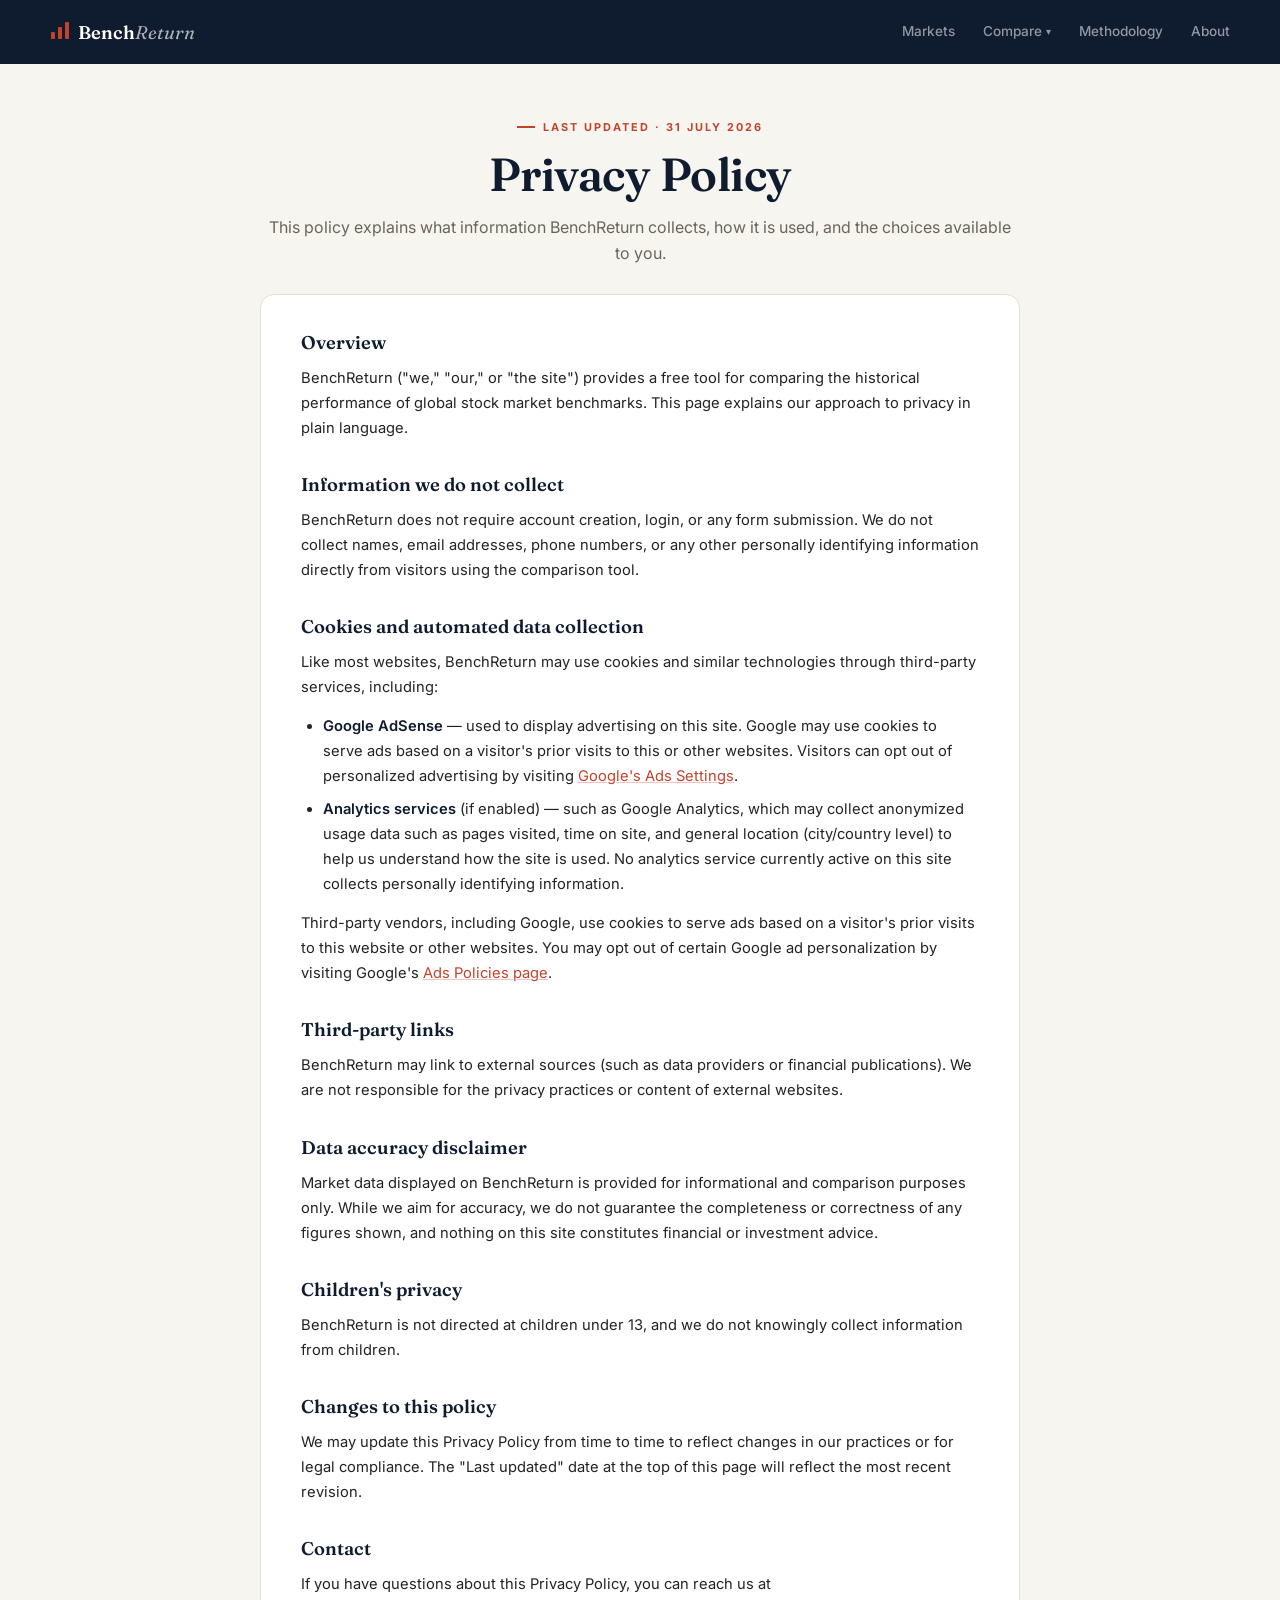
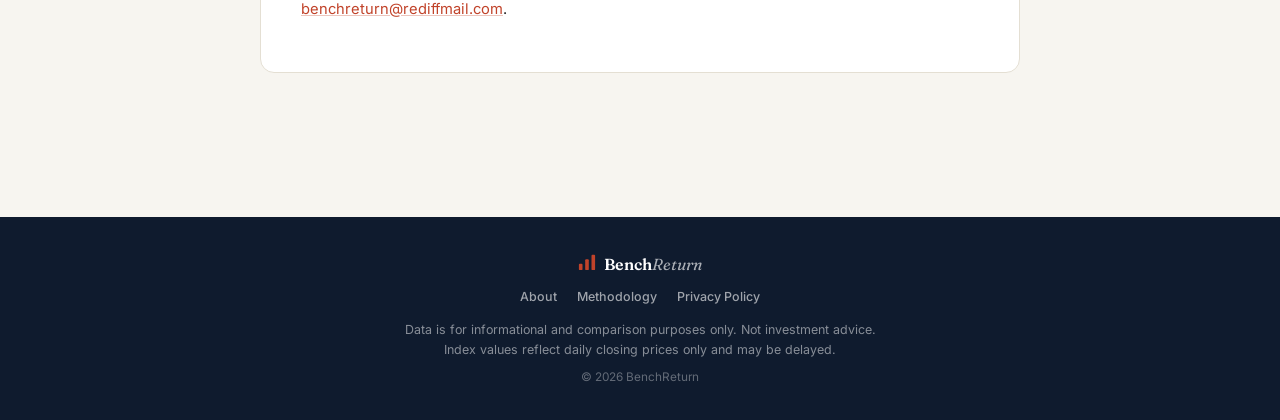
<file: privacy-policy.html>
﻿<!DOCTYPE html>
<html lang="en">
<head>
  <meta charset="UTF-8" />
  <meta name="viewport" content="width=device-width, initial-scale=1.0" />

  <link rel="canonical" href="https://benchreturn.com/privacy-policy.html" />

  <link rel="icon" href="/favicon.ico" sizes="any" />
  <link rel="apple-touch-icon" href="/apple-touch-icon.png" />

  <title>Privacy Policy · BenchReturn</title>
  <meta
    name="description"
    content="BenchReturn's privacy policy — what information is collected, how cookies and third-party services are used, and the choices available to you as a visitor."
  />

  <meta
    property="og:title"
    content="Privacy Policy · BenchReturn"
  />
  <meta
    property="og:description"
    content="BenchReturn's privacy policy — what information is collected, how cookies and third-party services are used."
  />
  <meta property="og:image" content="https://benchreturn.com/og-image.png" />
  <meta property="og:url" content="https://benchreturn.com/privacy-policy.html" />
  <meta property="og:type" content="website" />

  <link rel="preconnect" href="https://fonts.googleapis.com" />
  <link rel="preconnect" href="https://fonts.gstatic.com" crossorigin />
  <link
    href="https://fonts.googleapis.com/css2?family=Fraunces:opsz,wght@9..144,400;9..144,500;9..144,600;9..144,700&family=Inter:wght@400;500;600;700&display=swap"
    rel="stylesheet"
  />
  <link rel="stylesheet" href="assets/css/styles.css" />
</head>
<body>
  <!-- ============ HEADER (same as index.html with Compare dropdown) ============ -->
  <header class="site-header">
    <div class="header-inner">
      <a href="index.html" class="logo">
        <span class="logo-mark">
          <svg width="20" height="20" viewBox="0 0 20 20" fill="none" xmlns="http://www.w3.org/2000/svg">
            <rect x="1" y="12" width="4" height="7" rx="1" fill="currentColor"/>
            <rect x="8" y="7" width="4" height="12" rx="1" fill="currentColor"/>
            <rect x="15" y="2" width="4" height="17" rx="1" fill="currentColor"/>
          </svg>
        </span>
        <span class="logo-text">Bench<em>Return</em></span>
      </a>

      <nav class="header-nav" id="headerNav">
        <a href="index.html" class="nav-link">Markets</a>

        <div class="nav-dropdown">
          <button class="nav-link nav-dropdown-toggle" id="compareToggle" aria-haspopup="true" aria-expanded="false">
            Compare <span class="nav-caret">▾</span>
          </button>
          <div class="nav-dropdown-menu">
            <a href="sp500-vs-nasdaq100.html" class="nav-dropdown-link">S&amp;P 500 vs NASDAQ 100</a>
            <a href="sp500-vs-dow-jones.html" class="nav-dropdown-link">S&amp;P 500 vs Dow Jones</a>
          </div>
        </div>

        <a href="methodology.html" class="nav-link">Methodology</a>
        <a href="about.html" class="nav-link">About</a>
      </nav>

      <button class="hamburger-btn" id="hamburgerBtn" aria-label="Open menu" aria-expanded="false">
        <span class="hamburger-bar"></span>
        <span class="hamburger-bar"></span>
        <span class="hamburger-bar"></span>
      </button>
    </div>
  </header>

  <main>
    <!-- ============ PAGE INTRO ============ -->
    <section class="page-intro legal-intro">
      <p class="eyebrow">Last updated · 31 July 2026</p>
      <h1 class="page-title">Privacy Policy</h1>
      <p class="page-sub">This policy explains what information BenchReturn collects, how it is used, and the choices available to you.</p>
    </section>

    <!-- ============ PRIVACY CONTENT ============ -->
    <section class="legal-content">
      <h2>Overview</h2>
      <p>BenchReturn ("we," "our," or "the site") provides a free tool for comparing the historical performance of global stock market benchmarks. This page explains our approach to privacy in plain language.</p>

      <h2>Information we do not collect</h2>
      <p>BenchReturn does not require account creation, login, or any form submission. We do not collect names, email addresses, phone numbers, or any other personally identifying information directly from visitors using the comparison tool.</p>

      <h2>Cookies and automated data collection</h2>
      <p>Like most websites, BenchReturn may use cookies and similar technologies through third-party services, including:</p>
      <ul>
        <li><strong>Google AdSense</strong> — used to display advertising on this site. Google may use cookies to serve ads based on a visitor's prior visits to this or other websites. Visitors can opt out of personalized advertising by visiting <a href="https://adssettings.google.com" target="_blank" rel="noopener">Google's Ads Settings</a>.</li>
        <li><strong>Analytics services</strong> (if enabled) — such as Google Analytics, which may collect anonymized usage data such as pages visited, time on site, and general location (city/country level) to help us understand how the site is used. No analytics service currently active on this site collects personally identifying information.</li>
      </ul>
      <p>Third-party vendors, including Google, use cookies to serve ads based on a visitor's prior visits to this website or other websites. You may opt out of certain Google ad personalization by visiting Google's <a href="https://policies.google.com/technologies/ads" target="_blank" rel="noopener">Ads Policies page</a>.</p>

      <h2>Third-party links</h2>
      <p>BenchReturn may link to external sources (such as data providers or financial publications). We are not responsible for the privacy practices or content of external websites.</p>

      <h2>Data accuracy disclaimer</h2>
      <p>Market data displayed on BenchReturn is provided for informational and comparison purposes only. While we aim for accuracy, we do not guarantee the completeness or correctness of any figures shown, and nothing on this site constitutes financial or investment advice.</p>

      <h2>Children's privacy</h2>
      <p>BenchReturn is not directed at children under 13, and we do not knowingly collect information from children.</p>

      <h2>Changes to this policy</h2>
      <p>We may update this Privacy Policy from time to time to reflect changes in our practices or for legal compliance. The "Last updated" date at the top of this page will reflect the most recent revision.</p>

      <h2>Contact</h2>
      <p>If you have questions about this Privacy Policy, you can reach us at <a href="mailto:benchreturn@rediffmail.com">benchreturn@rediffmail.com</a>.</p>
    </section>
  </main>

  <!-- ============ FOOTER ============ -->
  <footer class="site-footer">
    <div class="footer-inner">
      <div class="footer-brand">
        <span class="logo-mark">
          <svg width="18" height="18" viewBox="0 0 20 20" fill="none" xmlns="http://www.w3.org/2000/svg">
            <rect x="1" y="12" width="4" height="7" rx="1" fill="currentColor"/>
            <rect x="8" y="7" width="4" height="12" rx="1" fill="currentColor"/>
            <rect x="15" y="2" width="4" height="17" rx="1" fill="currentColor"/>
          </svg>
        </span>
        <span class="logo-text">Bench<em>Return</em></span>
      </div>
      <nav class="footer-nav">
        <a href="about.html">About</a>
        <a href="methodology.html">Methodology</a>
        <a href="privacy-policy.html">Privacy Policy</a>
      </nav>
      <p class="footer-disclaimer">Data is for informational and comparison purposes only. Not investment advice. Index values reflect daily closing prices only and may be delayed.</p>
      <p class="footer-copy">&copy; 2026 BenchReturn</p>
    </div>
  </footer>

  <!-- ============ SCRIPTS (hamburger + dropdown) ============ -->
  <script>
    // Hamburger toggle
    const hamburgerBtn = document.getElementById('hamburgerBtn');
    const headerNav = document.getElementById('headerNav');

    if (hamburgerBtn && headerNav) {
      hamburgerBtn.addEventListener('click', () => {
        const isOpen = headerNav.classList.toggle('open');
        hamburgerBtn.setAttribute('aria-expanded', isOpen);
      });
    }

    // Dropdown toggle (same as index.html)
    document.querySelectorAll('.nav-dropdown-toggle').forEach(toggle => {
      const dropdown = toggle.closest('.nav-dropdown');
      toggle.addEventListener('click', (e) => {
        e.stopPropagation();
        const isOpen = dropdown.classList.toggle('open');
        toggle.setAttribute('aria-expanded', isOpen);
      });
    });

    // Close dropdowns on outside click
    document.addEventListener('click', () => {
      document.querySelectorAll('.nav-dropdown.open').forEach(d => {
        d.classList.remove('open');
        const btn = d.querySelector('.nav-dropdown-toggle');
        if (btn) btn.setAttribute('aria-expanded', 'false');
      });
    });

    // Close dropdowns on Escape key
    document.addEventListener('keydown', e => {
      if (e.key === 'Escape') {
        document.querySelectorAll('.nav-dropdown.open').forEach(d => {
          d.classList.remove('open');
          const btn = d.querySelector('.nav-dropdown-toggle');
          if (btn) btn.setAttribute('aria-expanded', 'false');
        });
      }
    });
  </script>
</body>
</html>
</file>
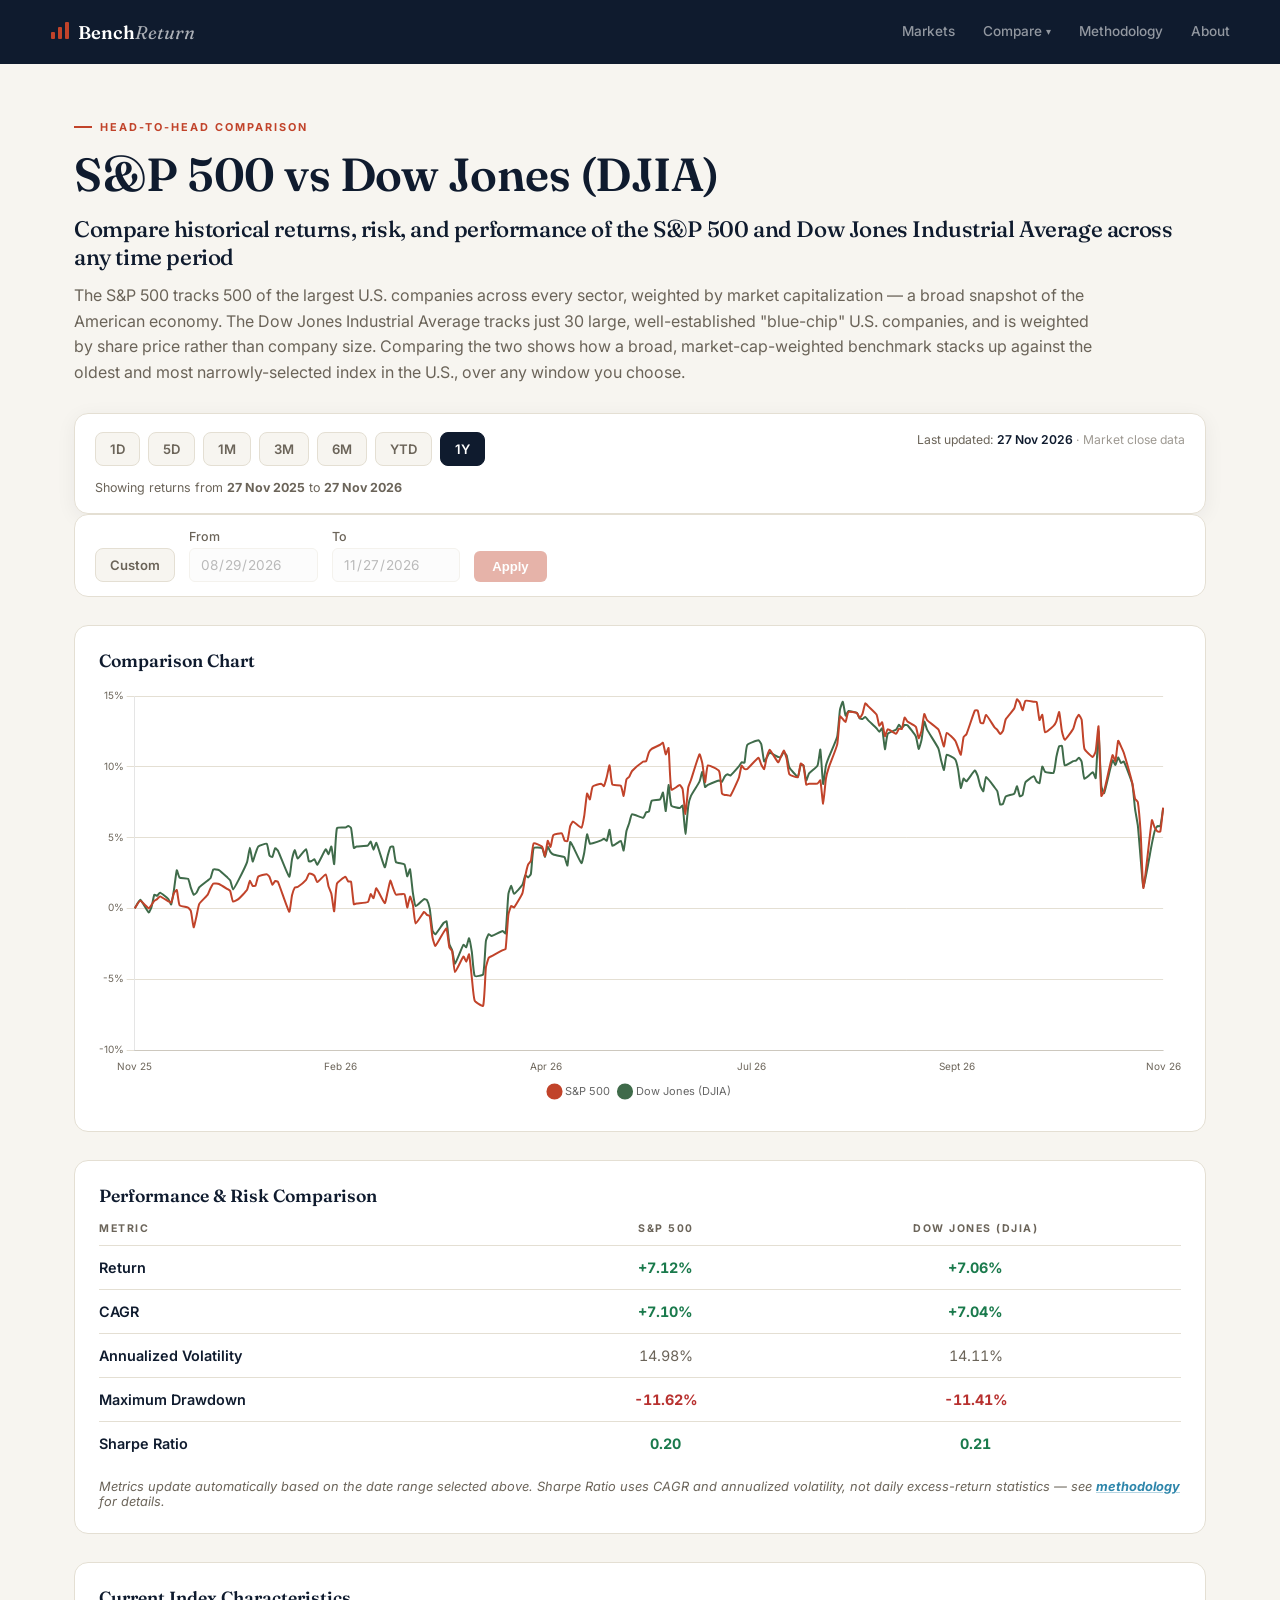
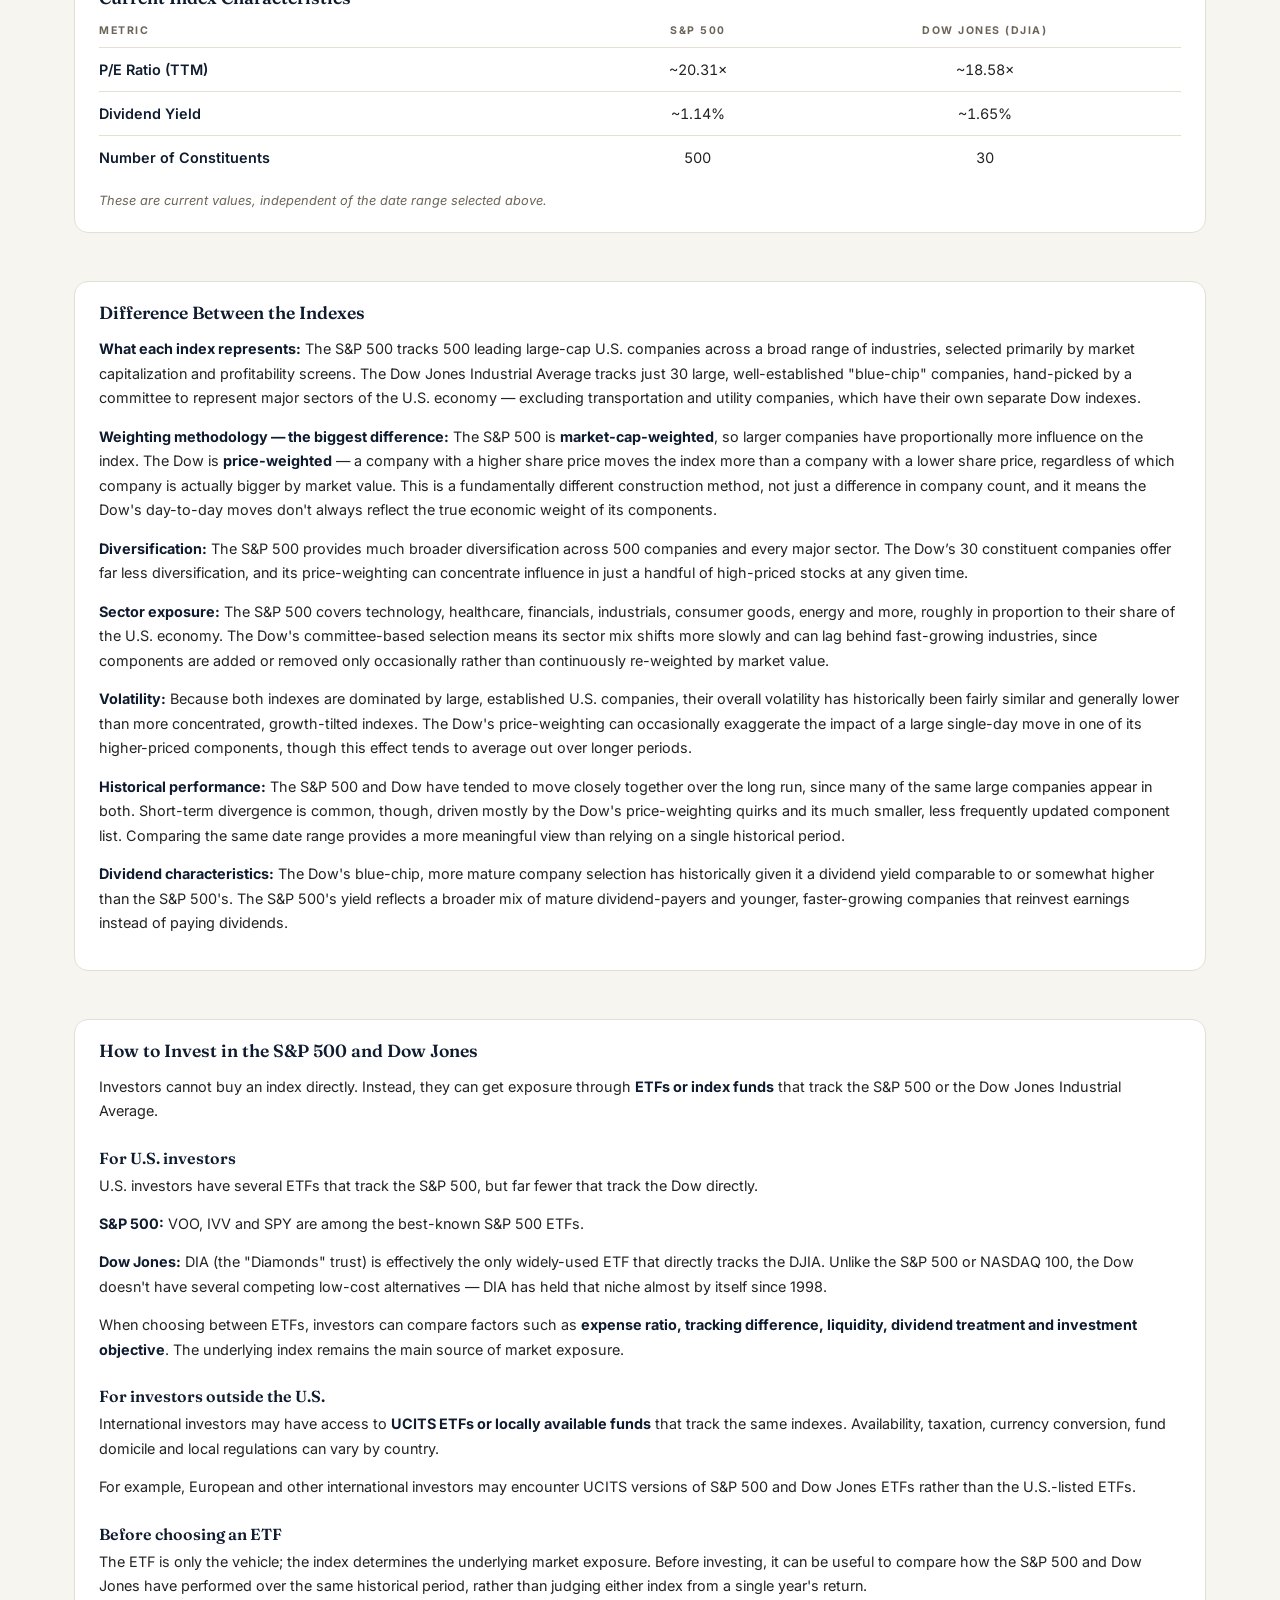
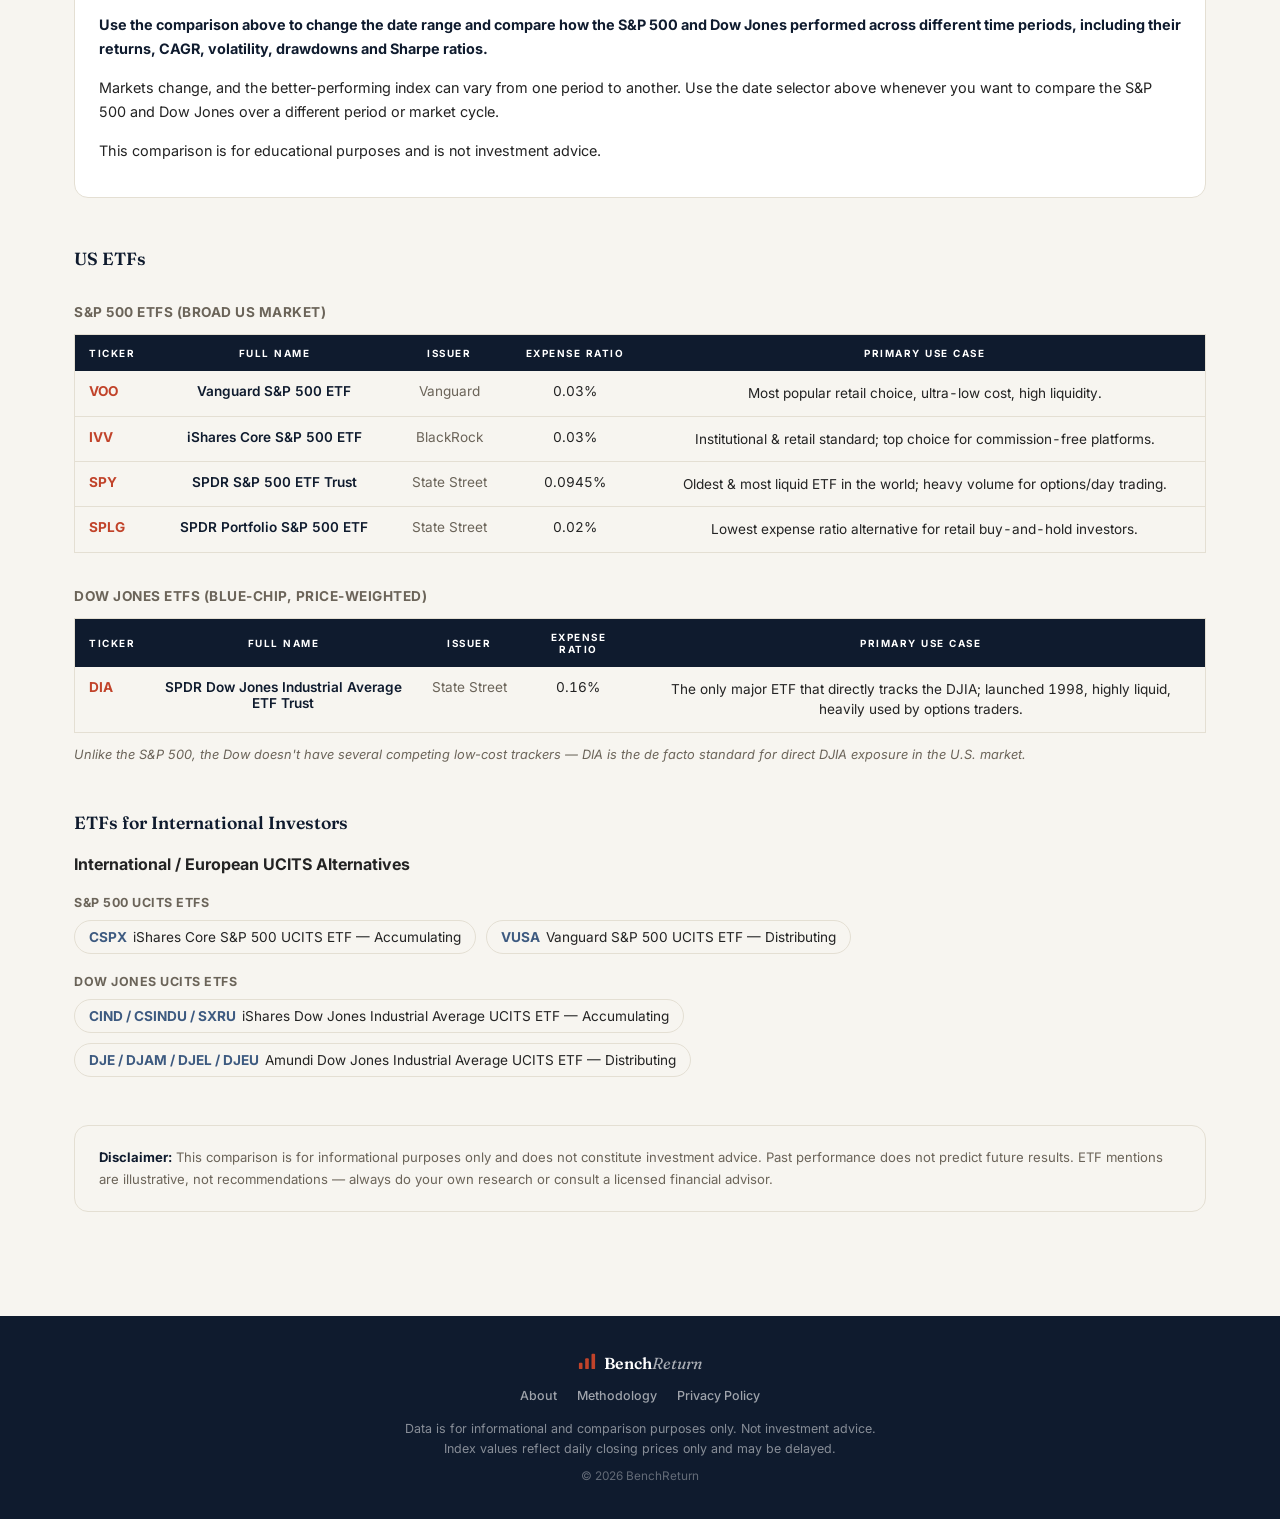
<file: sp500-vs-dow-jones.html>
﻿<!DOCTYPE html>
<html lang="en">
<head>
  <meta charset="UTF-8" />
  <meta name="viewport" content="width=device-width, initial-scale=1.0" />

  <link rel="canonical" href="https://benchreturn.com/sp500-vs-dow-jones.html" />

  <link rel="icon" href="/favicon.ico" sizes="any" />
  <link rel="apple-touch-icon" href="/apple-touch-icon.png" />

  <title>S&P 500 vs Dow Jones (DJIA) — Compare Historical Returns | BenchReturn</title>
  <meta
    name="description"
    content="Compare S&P 500 vs Dow Jones Industrial Average (DJIA) historical returns, CAGR, volatility, max drawdown, and Sharpe ratio over any custom date range — plus how to invest in each."
  />

  <meta
    property="og:title"
    content="S&P 500 vs Dow Jones (DJIA) — Compare Historical Returns | BenchReturn"
  />
  <meta
    property="og:description"
    content="Compare S&P 500 vs Dow Jones Industrial Average returns, risk, and how to invest in each — free, no login required."
  />
  <meta property="og:image" content="https://benchreturn.com/og-image.png" />
  <meta property="og:url" content="https://benchreturn.com/sp500-vs-dow-jones.html" />
  <meta property="og:type" content="website" />

  <link rel="preconnect" href="https://fonts.googleapis.com" />
  <link rel="preconnect" href="https://fonts.gstatic.com" crossorigin />
  <link
    href="https://fonts.googleapis.com/css2?family=Fraunces:opsz,wght@9..144,400;9..144,500;9..144,600;9..144,700&family=Inter:wght@400;500;600;700&display=swap"
    rel="stylesheet"
  />
  <link rel="stylesheet" href="assets/css/styles.css" />
</head>
<body>
  <!-- ============ HEADER (same as index.html with Compare dropdown) ============ -->
  <header class="site-header">
    <div class="header-inner">
      <a href="index.html" class="logo">
        <span class="logo-mark">
          <svg width="20" height="20" viewBox="0 0 20 20" fill="none" xmlns="http://www.w3.org/2000/svg">
            <rect x="1" y="12" width="4" height="7" rx="1" fill="currentColor"/>
            <rect x="8" y="7" width="4" height="12" rx="1" fill="currentColor"/>
            <rect x="15" y="2" width="4" height="17" rx="1" fill="currentColor"/>
          </svg>
        </span>
        <span class="logo-text">Bench<em>Return</em></span>
      </a>

      <nav class="header-nav" id="headerNav">
        <a href="index.html" class="nav-link">Markets</a>

        <div class="nav-dropdown">
          <button class="nav-link nav-dropdown-toggle" id="compareToggle" aria-haspopup="true" aria-expanded="false">
            Compare <span class="nav-caret">▾</span>
          </button>
          <div class="nav-dropdown-menu">
            <a href="sp500-vs-nasdaq100.html" class="nav-dropdown-link">S&amp;P 500 vs NASDAQ 100</a>
            <a href="sp500-vs-dow-jones.html" class="nav-dropdown-link">S&amp;P 500 vs Dow Jones</a>
          </div>
        </div>

        <a href="methodology-compare.html" class="nav-link">Methodology</a>
        <a href="about.html" class="nav-link">About</a>
      </nav>

      <button class="hamburger-btn" id="hamburgerBtn" aria-label="Open menu" aria-expanded="false">
        <span class="hamburger-bar"></span>
        <span class="hamburger-bar"></span>
        <span class="hamburger-bar"></span>
      </button>
    </div>
  </header>

  <main>
    <!-- ============ PAGE TITLE / INTRO ============ -->
    <section class="page-intro">
      <p class="eyebrow">Head-to-head comparison</p>
      <h1 class="page-title">S&P 500 vs Dow Jones (DJIA)</h1>
      <h2 class="page-subtitle">Compare historical returns, risk, and performance of the S&P 500 and Dow Jones Industrial Average across any time period</h2>

      <p class="page-sub">
        The S&P 500 tracks 500 of the largest U.S. companies across every sector, weighted by market capitalization — a broad snapshot of the American economy.
        The Dow Jones Industrial Average tracks just 30 large, well-established "blue-chip" U.S. companies, and is weighted by share price rather than company size.
        Comparing the two shows how a broad, market-cap-weighted benchmark stacks up against the oldest and most narrowly-selected index in the U.S., over any window you choose.
      </p>
    </section>

    <!-- ============ RANGE SELECTOR (sticky, same as homepage) ============ -->
    <section class="range-bar" aria-label="Select time range">
      <div class="range-bar-inner">
        <button class="range-btn" data-range="1D">1D</button>
        <button class="range-btn" data-range="5D">5D</button>
        <button class="range-btn" data-range="1M">1M</button>
        <button class="range-btn" data-range="3M">3M</button>
        <button class="range-btn" data-range="6M">6M</button>
        <button class="range-btn" data-range="YTD">YTD</button>
        <button class="range-btn active" data-range="1Y">1Y</button>
      </div>

      <p class="last-updated-inline">Last updated: <strong id="lastUpdatedDate"></strong> <span class="last-updated-note">· Market close data</span></p>

      <p class="range-context" id="rangeContext">Showing returns for the trailing 1 year, as of <span id="asOfDate"></span></p>
    </section>

    <!-- ============ CUSTOM DATE BAR ============ -->
    <div class="custom-range-panel" id="customRangePanel">
      <button class="range-btn range-btn-custom" data-range="CUSTOM">Custom</button>
      <label>From <input type="date" id="customFrom" disabled /></label>
      <label>To <input type="date" id="customTo" disabled /></label>
      <button class="apply-btn" id="applyCustomRange" disabled>Apply</button>
    </div>

    <!-- ============ FULL-WIDTH COMPARISON CHART ============ -->
    <section class="panel compare-chart-panel">
      <h2 class="panel-title">Comparison Chart</h2>
      <div class="chart-wrap compare-chart-wrap">
        <canvas id="compareChart"></canvas>
      </div>
    </section>

    <!-- ============ PERFORMANCE & RISK TABLE ============ -->
    <section class="panel compare-metrics-panel">
      <h2 class="panel-title">Performance &amp; Risk Comparison</h2>
      <table class="compare-table" id="riskTable">
        <thead>
          <tr>
            <th>Metric</th>
            <th>S&amp;P 500</th>
            <th>Dow Jones (DJIA)</th>
          </tr>
        </thead>
        <tbody id="riskTableBody">
          <!-- populated by compare.js -->
        </tbody>
      </table>
      <p class="compare-risk-note">Metrics update automatically based on the date range selected above. Sharpe Ratio uses CAGR and annualized volatility, not daily excess-return statistics — see <a href="methodology-compare.html">methodology</a> for details.</p>
    </section>

    <!-- ============ CURRENT INDEX CHARACTERISTICS (static) ============ -->
    <section class="panel compare-static-panel">
      <h2 class="panel-title">Current Index Characteristics</h2>
      <table class="compare-table" id="staticTable">
        <thead>
          <tr>
            <th>Metric</th>
            <th>S&amp;P 500</th>
            <th>Dow Jones (DJIA)</th>
          </tr>
        </thead>
        <tbody>
          <tr><td>P/E Ratio (TTM)</td><td>~20.31×</td><td>~18.58×</td></tr>
          <tr><td>Dividend Yield</td><td>~1.14%</td><td>~1.65%</td></tr>
          <tr><td>Number of Constituents</td><td>500</td><td>30</td></tr>
        </tbody>
      </table>
      <p class="compare-note">These are current values, independent of the date range selected above.</p>
    </section>

    <!-- ============ DIFFERENCE BETWEEN THE INDEXES ============ -->
    <section class="explainer compare-explainer">
      <h2 class="panel-title">Difference Between the Indexes</h2>
      <p><strong>What each index represents:</strong> The S&P 500 tracks 500 leading large-cap U.S. companies across a broad range of industries, selected primarily by market capitalization and profitability screens. The Dow Jones Industrial Average tracks just 30 large, well-established "blue-chip" companies, hand-picked by a committee to represent major sectors of the U.S. economy — excluding transportation and utility companies, which have their own separate Dow indexes.</p>
      <p><strong>Weighting methodology — the biggest difference:</strong> The S&P 500 is <strong>market-cap-weighted</strong>, so larger companies have proportionally more influence on the index. The Dow is <strong>price-weighted</strong> — a company with a higher share price moves the index more than a company with a lower share price, regardless of which company is actually bigger by market value. This is a fundamentally different construction method, not just a difference in company count, and it means the Dow's day-to-day moves don't always reflect the true economic weight of its components.</p>
      <p><strong>Diversification:</strong> The S&P 500 provides much broader diversification across 500 companies and every major sector. The Dow’s 30 constituent companies offer far less diversification, and its price-weighting can concentrate influence in just a handful of high-priced stocks at any given time.</p>
      <p><strong>Sector exposure:</strong> The S&P 500 covers technology, healthcare, financials, industrials, consumer goods, energy and more, roughly in proportion to their share of the U.S. economy. The Dow's committee-based selection means its sector mix shifts more slowly and can lag behind fast-growing industries, since components are added or removed only occasionally rather than continuously re-weighted by market value.</p>
      <p><strong>Volatility:</strong> Because both indexes are dominated by large, established U.S. companies, their overall volatility has historically been fairly similar and generally lower than more concentrated, growth-tilted indexes. The Dow's price-weighting can occasionally exaggerate the impact of a large single-day move in one of its higher-priced components, though this effect tends to average out over longer periods.</p>
      <p><strong>Historical performance:</strong> The S&P 500 and Dow have tended to move closely together over the long run, since many of the same large companies appear in both. Short-term divergence is common, though, driven mostly by the Dow's price-weighting quirks and its much smaller, less frequently updated component list. Comparing the same date range provides a more meaningful view than relying on a single historical period.</p>
      <p><strong>Dividend characteristics:</strong> The Dow's blue-chip, more mature company selection has historically given it a dividend yield comparable to or somewhat higher than the S&P 500's. The S&P 500's yield reflects a broader mix of mature dividend-payers and younger, faster-growing companies that reinvest earnings instead of paying dividends.</p>
    </section>

    <!-- ============ HOW TO INVEST ============ -->
    <section class="explainer compare-invest">
      <h2 class="panel-title">How to Invest in the S&amp;P 500 and Dow Jones</h2>

      <p>Investors cannot buy an index directly. Instead, they can get exposure through <strong>ETFs or index funds</strong> that track the S&amp;P 500 or the Dow Jones Industrial Average.</p>

      <h3>For U.S. investors</h3>

      <p>U.S. investors have several ETFs that track the S&amp;P 500, but far fewer that track the Dow directly.</p>

      <p><strong>S&amp;P 500:</strong> VOO, IVV and SPY are among the best-known S&amp;P 500 ETFs.</p>

      <p><strong>Dow Jones:</strong> DIA (the "Diamonds" trust) is effectively the only widely-used ETF that directly tracks the DJIA. Unlike the S&amp;P 500 or NASDAQ 100, the Dow doesn't have several competing low-cost alternatives — DIA has held that niche almost by itself since 1998.</p>

      <p>When choosing between ETFs, investors can compare factors such as <strong>expense ratio, tracking difference, liquidity, dividend treatment and investment objective</strong>. The underlying index remains the main source of market exposure.</p>

      <h3>For investors outside the U.S.</h3>

      <p>International investors may have access to <strong>UCITS ETFs or locally available funds</strong> that track the same indexes. Availability, taxation, currency conversion, fund domicile and local regulations can vary by country.</p>

      <p>For example, European and other international investors may encounter UCITS versions of S&amp;P 500 and Dow Jones ETFs rather than the U.S.-listed ETFs.</p>

      <h3>Before choosing an ETF</h3>

      <p>The ETF is only the vehicle; the index determines the underlying market exposure. Before investing, it can be useful to compare how the S&amp;P 500 and Dow Jones have performed over the same historical period, rather than judging either index from a single year's return.</p>

      <p><strong>Use the comparison above to change the date range and compare how the S&amp;P 500 and Dow Jones performed across different time periods, including their returns, CAGR, volatility, drawdowns and Sharpe ratios.</strong></p>

      <p>Markets change, and the better-performing index can vary from one period to another. Use the date selector above whenever you want to compare the S&amp;P 500 and Dow Jones over a different period or market cycle.</p>

      <p>This comparison is for educational purposes and is not investment advice.</p>
    </section>

    <h2 class="compare-section-title">US ETFs</h2>
    <h4 class="compare-subsection-title">S&amp;P 500 ETFs (Broad US Market)</h4>
    <div class="table-scroll">
      <table class="compare-table etf-table">
        <thead>
          <tr><th>Ticker</th><th>Full Name</th><th>Issuer</th><th>Expense Ratio</th><th>Primary Use Case</th></tr>
        </thead>
        <tbody>
          <tr><td>VOO</td><td>Vanguard S&amp;P 500 ETF</td><td>Vanguard</td><td>0.03%</td><td>Most popular retail choice, ultra-low cost, high liquidity.</td></tr>
          <tr><td>IVV</td><td>iShares Core S&amp;P 500 ETF</td><td>BlackRock</td><td>0.03%</td><td>Institutional &amp; retail standard; top choice for commission-free platforms.</td></tr>
          <tr><td>SPY</td><td>SPDR S&amp;P 500 ETF Trust</td><td>State Street</td><td>0.0945%</td><td>Oldest &amp; most liquid ETF in the world; heavy volume for options/day trading.</td></tr>
          <tr><td>SPLG</td><td>SPDR Portfolio S&amp;P 500 ETF</td><td>State Street</td><td>0.02%</td><td>Lowest expense ratio alternative for retail buy-and-hold investors.</td></tr>
        </tbody>
      </table>
    </div>

    <h4 class="compare-subsection-title">Dow Jones ETFs (Blue-Chip, Price-Weighted)</h4>
    <div class="table-scroll">
      <table class="compare-table etf-table">
        <thead>
          <tr><th>Ticker</th><th>Full Name</th><th>Issuer</th><th>Expense Ratio</th><th>Primary Use Case</th></tr>
        </thead>
        <tbody>
          <tr><td>DIA</td><td>SPDR Dow Jones Industrial Average ETF Trust</td><td>State Street</td><td>0.16%</td><td>The only major ETF that directly tracks the DJIA; launched 1998, highly liquid, heavily used by options traders.</td></tr>
        </tbody>
      </table>
    </div>
    <p class="compare-note">Unlike the S&amp;P 500, the Dow doesn't have several competing low-cost trackers — DIA is the de facto standard for direct DJIA exposure in the U.S. market.</p>

    <h3 class="compare-section-title">ETFs for International Investors</h3>
    <h4>International / European UCITS Alternatives</h4>
    <div class="intl-etf-group">
      <h4>S&amp;P 500 UCITS ETFs</h4>
      <div class="intl-etf-chips">
        <span class="intl-etf-chip"><strong>CSPX</strong> iShares Core S&amp;P 500 UCITS ETF — Accumulating</span>
        <span class="intl-etf-chip"><strong>VUSA</strong> Vanguard S&amp;P 500 UCITS ETF — Distributing</span>
      </div>
    </div>

    <div class="intl-etf-group">
      <h4>Dow Jones UCITS ETFs</h4>
      <div class="intl-etf-chips">
        <span class="intl-etf-chip"><strong>CIND / CSINDU / SXRU</strong> iShares Dow Jones Industrial Average UCITS ETF — Accumulating</span>
        <span class="intl-etf-chip"><strong>DJE / DJAM / DJEL / DJEU</strong> Amundi Dow Jones Industrial Average UCITS ETF — Distributing</span>
      </div>
    </div>

    <!-- ============ DISCLAIMER ============ -->
    <section class="explainer compare-disclaimer">
      <p><strong>Disclaimer:</strong> This comparison is for informational purposes only and does not constitute investment advice. Past performance does not predict future results. ETF mentions are illustrative, not recommendations — always do your own research or consult a licensed financial advisor.</p>
    </section>
  </main>

  <!-- ============ FOOTER ============ -->
  <footer class="site-footer">
    <div class="footer-inner">
      <div class="footer-brand">
        <span class="logo-mark">
          <svg width="18" height="18" viewBox="0 0 20 20" fill="none" xmlns="http://www.w3.org/2000/svg">
            <rect x="1" y="12" width="4" height="7" rx="1" fill="currentColor"/>
            <rect x="8" y="7" width="4" height="12" rx="1" fill="currentColor"/>
            <rect x="15" y="2" width="4" height="17" rx="1" fill="currentColor"/>
          </svg>
        </span>
        <span class="logo-text">Bench<em>Return</em></span>
      </div>

      <nav class="footer-nav">
        <a href="about.html">About</a>
        <a href="methodology.html">Methodology</a>
        <a href="privacy-policy.html">Privacy Policy</a>
      </nav>

      <p class="footer-disclaimer">Data is for informational and comparison purposes only. Not investment advice. Index values reflect daily closing prices only and may be delayed.</p>
      <p class="footer-copy">&copy; 2026 BenchReturn</p>
    </div>
  </footer>

  <script src="assets/js/chart.umd.min.js"></script>
  <script src="assets/js/chartjs-adapter-date-fns.bundle.min.js"></script>
  <script src="assets/js/market-data.js"></script>

  <script>
    window.COMPARE_CONFIG = {
      keys: ["sp500", "dowjones"],
      colors: { sp500: "#C1432A", dowjones: "#3F6B4A" }
    };
  </script>

  <script src="assets/js/compare.js"></script>

  <!-- ============ SCRIPTS (hamburger + dropdown) ============ -->
  <script>
    // Hamburger toggle
    const hamburgerBtn = document.getElementById('hamburgerBtn');
    const headerNav = document.getElementById('headerNav');

    if (hamburgerBtn && headerNav) {
      hamburgerBtn.addEventListener('click', () => {
        const isOpen = headerNav.classList.toggle('open');
        hamburgerBtn.setAttribute('aria-expanded', isOpen);
      });
    }

    // Dropdown toggle (same as index.html)
    document.querySelectorAll('.nav-dropdown-toggle').forEach(toggle => {
      const dropdown = toggle.closest('.nav-dropdown');
      toggle.addEventListener('click', (e) => {
        e.stopPropagation();
        const isOpen = dropdown.classList.toggle('open');
        toggle.setAttribute('aria-expanded', isOpen);
      });
    });

    // Close dropdowns on outside click
    document.addEventListener('click', () => {
      document.querySelectorAll('.nav-dropdown.open').forEach(d => {
        d.classList.remove('open');
        const btn = d.querySelector('.nav-dropdown-toggle');
        if (btn) btn.setAttribute('aria-expanded', 'false');
      });
    });

    // Close dropdowns on Escape key
    document.addEventListener('keydown', e => {
      if (e.key === 'Escape') {
        document.querySelectorAll('.nav-dropdown.open').forEach(d => {
          d.classList.remove('open');
          const btn = d.querySelector('.nav-dropdown-toggle');
          if (btn) btn.setAttribute('aria-expanded', 'false');
        });
      }
    });
  </script>
</body>
</html>
</file>
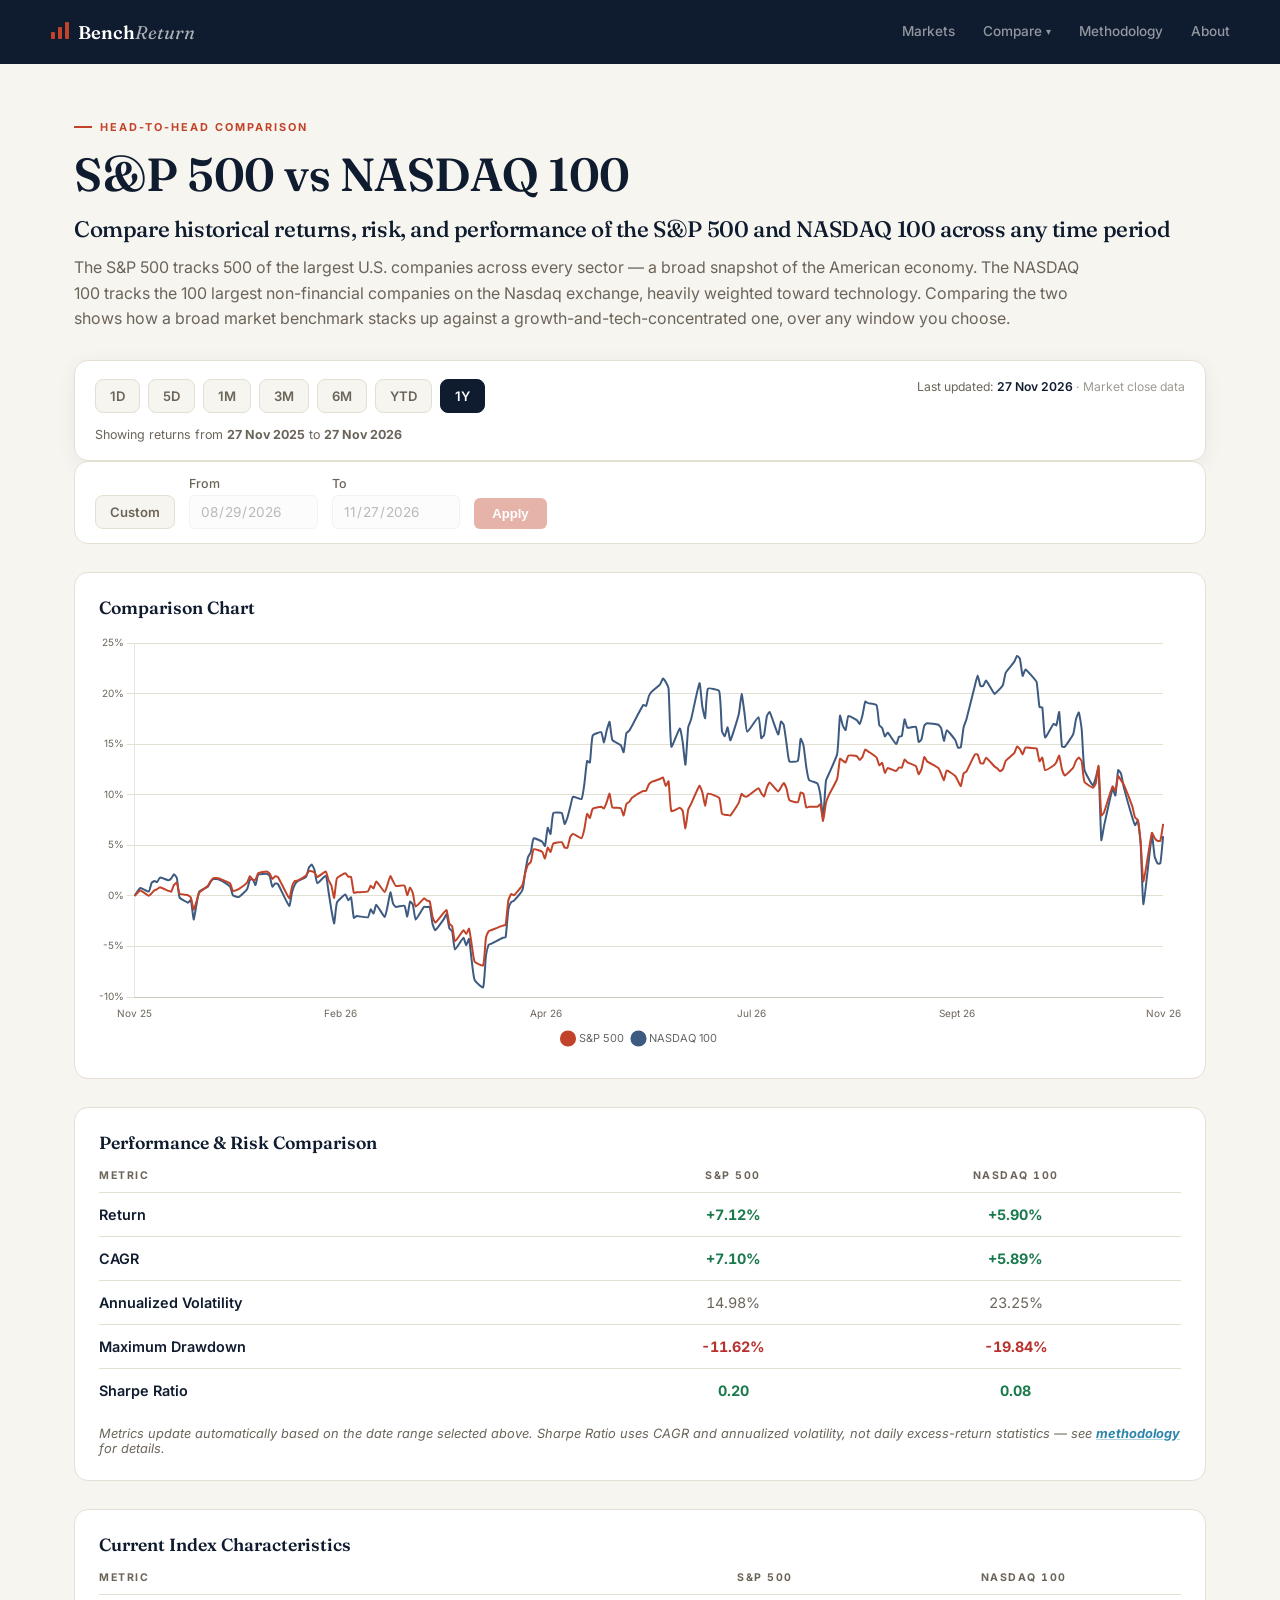
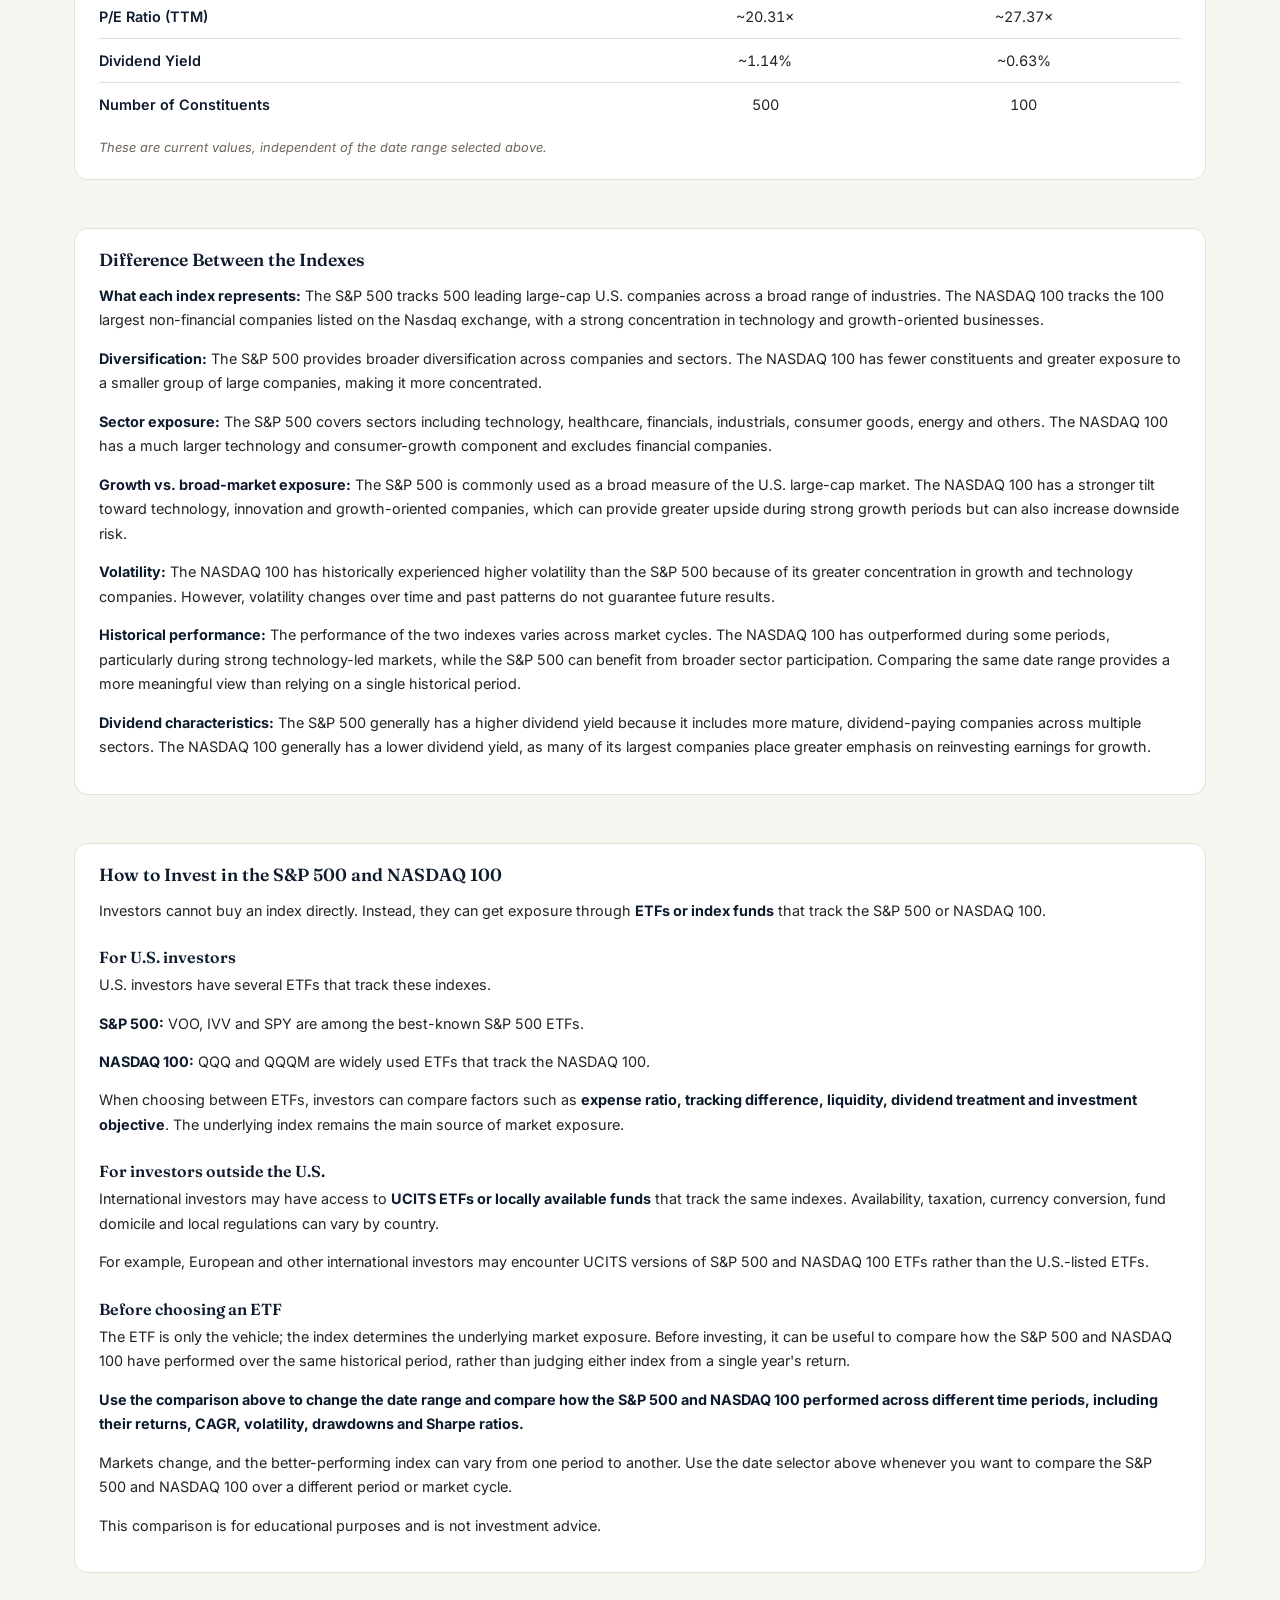
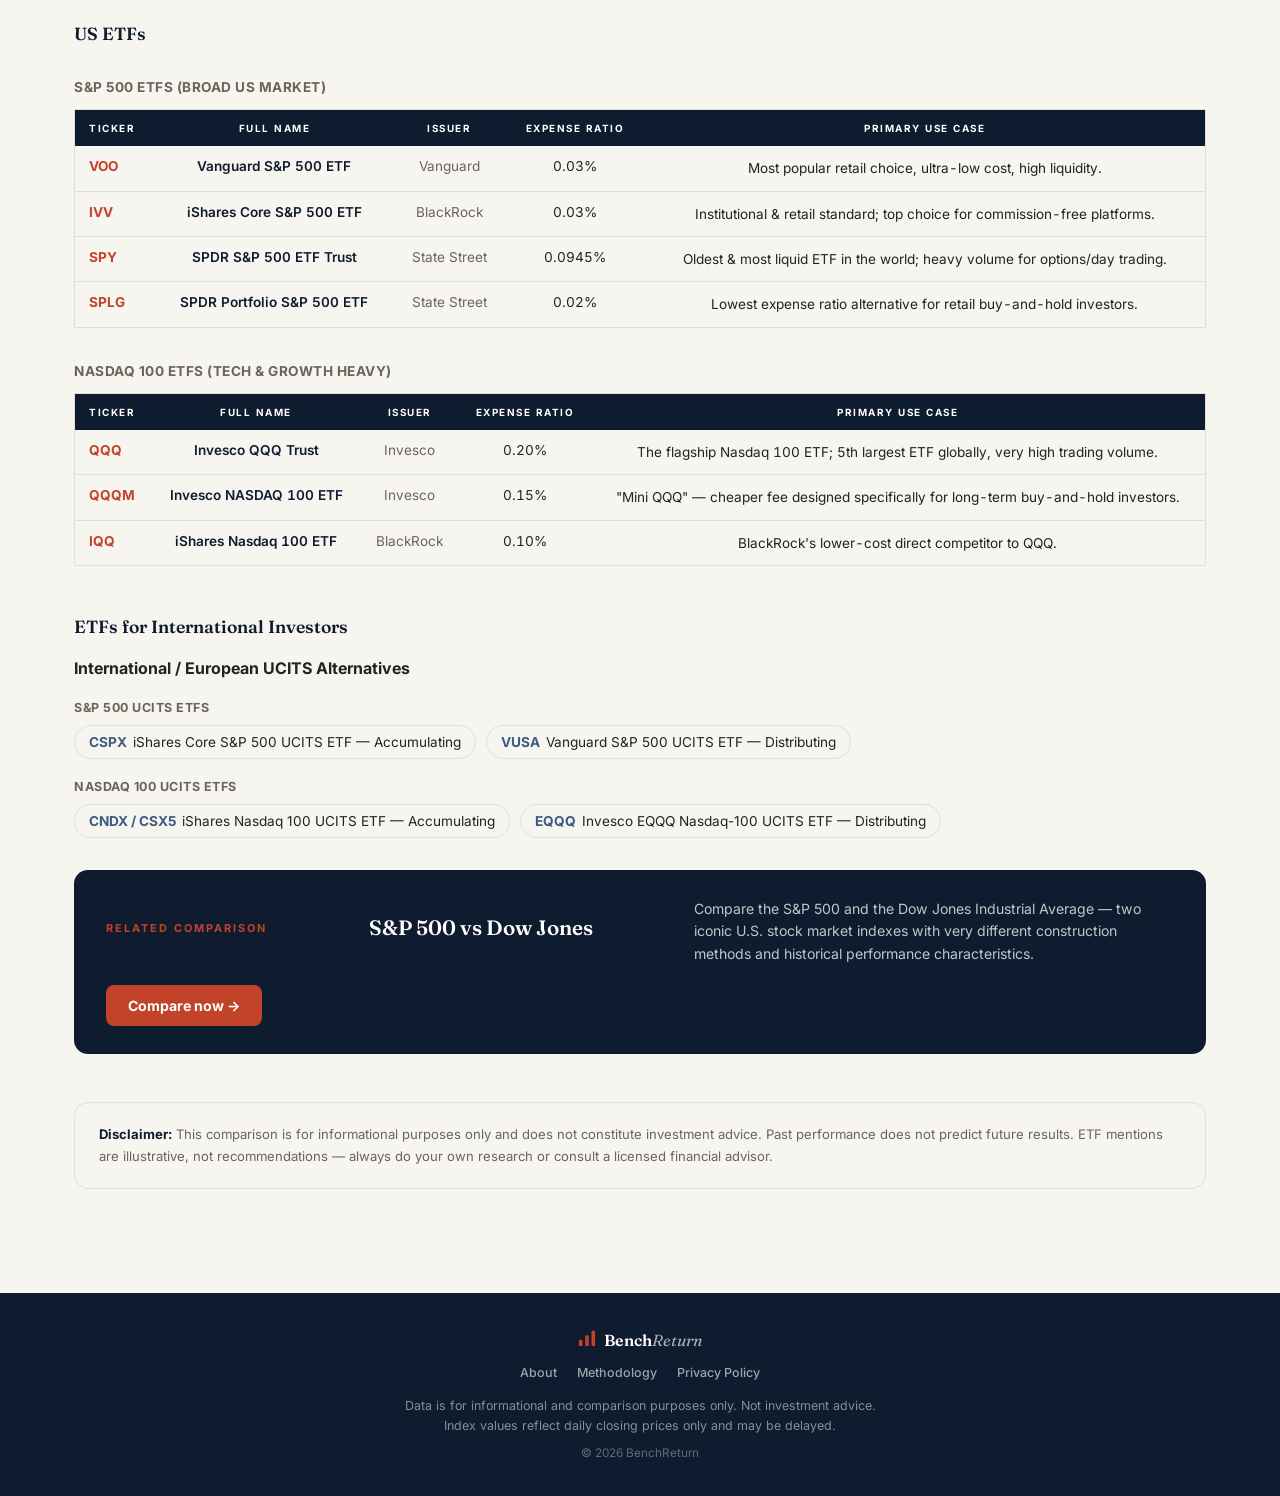
<file: sp500-vs-nasdaq100.html>
﻿<!DOCTYPE html>
<html lang="en">
<head>
  <meta charset="UTF-8" />
  <meta name="viewport" content="width=device-width, initial-scale=1.0" />

  <link rel="canonical" href="https://benchreturn.com/sp500-vs-nasdaq100.html" />

  <link rel="icon" href="/favicon.ico" sizes="any" />
  <link rel="apple-touch-icon" href="/apple-touch-icon.png" />

  <title>S&P 500 vs NASDAQ 100 — Compare Historical Returns | BenchReturn</title>
  <meta
    name="description"
    content="Compare S&P 500 vs NASDAQ 100 historical returns, CAGR, volatility, max drawdown, and Sharpe ratio over any custom date range — plus how to invest in each."
  />

  <meta
    property="og:title"
    content="S&P 500 vs NASDAQ 100 — Compare Historical Returns | BenchReturn"
  />
  <meta
    property="og:description"
    content="Compare S&P 500 vs NASDAQ 100 returns, risk, and how to invest in each — free, no login required."
  />
  <meta property="og:image" content="https://benchreturn.com/og-image.png" />
  <meta property="og:url" content="https://benchreturn.com/sp500-vs-nasdaq100.html" />
  <meta property="og:type" content="website" />

  <link rel="preconnect" href="https://fonts.googleapis.com" />
  <link rel="preconnect" href="https://fonts.gstatic.com" crossorigin />
  <link
    href="https://fonts.googleapis.com/css2?family=Fraunces:opsz,wght@9..144,400;9..144,500;9..144,600;9..144,700&family=Inter:wght@400;500;600;700&display=swap"
    rel="stylesheet"
  />
  <link rel="stylesheet" href="assets/css/styles.css" />
</head>
<body>
  <!-- ============ HEADER (same as index.html with Compare dropdown) ============ -->
  <header class="site-header">
    <div class="header-inner">
      <a href="index.html" class="logo">
        <span class="logo-mark">
          <svg width="20" height="20" viewBox="0 0 20 20" fill="none" xmlns="http://www.w3.org/2000/svg">
            <rect x="1" y="12" width="4" height="7" rx="1" fill="currentColor"/>
            <rect x="8" y="7" width="4" height="12" rx="1" fill="currentColor"/>
            <rect x="15" y="2" width="4" height="17" rx="1" fill="currentColor"/>
          </svg>
        </span>
        <span class="logo-text">Bench<em>Return</em></span>
      </a>

      <nav class="header-nav" id="headerNav">
        <a href="index.html" class="nav-link">Markets</a>

        <div class="nav-dropdown">
          <button class="nav-link nav-dropdown-toggle" id="compareToggle" aria-haspopup="true" aria-expanded="false">
            Compare <span class="nav-caret">▾</span>
          </button>
          <div class="nav-dropdown-menu">
            <a href="sp500-vs-nasdaq100.html" class="nav-dropdown-link">S&amp;P 500 vs NASDAQ 100</a>
            <a href="sp500-vs-dow-jones.html" class="nav-dropdown-link">S&amp;P 500 vs Dow Jones</a>
          </div>
        </div>

        <a href="methodology-compare.html" class="nav-link">Methodology</a>
        <a href="about.html" class="nav-link">About</a>
      </nav>

      <button class="hamburger-btn" id="hamburgerBtn" aria-label="Open menu" aria-expanded="false">
        <span class="hamburger-bar"></span>
        <span class="hamburger-bar"></span>
        <span class="hamburger-bar"></span>
      </button>
    </div>
  </header>

  <main>
    <!-- ============ PAGE TITLE / INTRO ============ -->
    <section class="page-intro">
      <p class="eyebrow">Head-to-head comparison</p>
      <h1 class="page-title">S&P 500 vs NASDAQ 100</h1>
      <h2 class="page-subtitle">Compare historical returns, risk, and performance of the S&P 500 and NASDAQ 100 across any time period</h2>

      <p class="page-sub">
        The S&P 500 tracks 500 of the largest U.S. companies across every sector — a broad snapshot of the American economy.
        The NASDAQ 100 tracks the 100 largest non-financial companies on the Nasdaq exchange, heavily weighted toward technology.
        Comparing the two shows how a broad market benchmark stacks up against a growth-and-tech-concentrated one, over any window you choose.
      </p>
    </section>

    <!-- ============ RANGE SELECTOR (sticky, same as homepage) ============ -->
    <section class="range-bar" aria-label="Select time range">
      <div class="range-bar-inner">
        <button class="range-btn" data-range="1D">1D</button>
        <button class="range-btn" data-range="5D">5D</button>
        <button class="range-btn" data-range="1M">1M</button>
        <button class="range-btn" data-range="3M">3M</button>
        <button class="range-btn" data-range="6M">6M</button>
        <button class="range-btn" data-range="YTD">YTD</button>
        <button class="range-btn active" data-range="1Y">1Y</button>
      </div>

      <p class="last-updated-inline">Last updated: <strong id="lastUpdatedDate"></strong> <span class="last-updated-note">· Market close data</span></p>

      <p class="range-context" id="rangeContext">Showing returns for the trailing 1 year, as of <span id="asOfDate"></span></p>
    </section>

    <!-- ============ CUSTOM DATE BAR ============ -->
    <div class="custom-range-panel" id="customRangePanel">
      <button class="range-btn range-btn-custom" data-range="CUSTOM">Custom</button>
      <label>From <input type="date" id="customFrom" disabled /></label>
      <label>To <input type="date" id="customTo" disabled /></label>
      <button class="apply-btn" id="applyCustomRange" disabled>Apply</button>
    </div>

    <!-- ============ FULL-WIDTH COMPARISON CHART ============ -->
    <section class="panel compare-chart-panel">
      <h2 class="panel-title">Comparison Chart</h2>
      <div class="chart-wrap compare-chart-wrap">
        <canvas id="compareChart"></canvas>
      </div>
    </section>

    <!-- ============ PERFORMANCE & RISK TABLE ============ -->
    <section class="panel compare-metrics-panel">
      <h2 class="panel-title">Performance &amp; Risk Comparison</h2>
      <table class="compare-table" id="riskTable">
        <thead>
          <tr>
            <th>Metric</th>
            <th>S&amp;P 500</th>
            <th>NASDAQ 100</th>
          </tr>
        </thead>
        <tbody id="riskTableBody">
          <!-- populated by compare.js -->
        </tbody>
      </table>
      <p class="compare-risk-note">Metrics update automatically based on the date range selected above. Sharpe Ratio uses CAGR and annualized volatility, not daily excess-return statistics — see <a href="methodology-compare.html">methodology</a> for details.</p>
    </section>

    <!-- ============ CURRENT INDEX CHARACTERISTICS (static) ============ -->
    <section class="panel compare-static-panel">
      <h2 class="panel-title">Current Index Characteristics</h2>
      <table class="compare-table" id="staticTable">
        <thead>
          <tr>
            <th>Metric</th>
            <th>S&amp;P 500</th>
            <th>NASDAQ 100</th>
          </tr>
        </thead>
        <tbody>
          <tr><td>P/E Ratio (TTM)</td><td>~20.31×</td><td>~27.37×</td></tr>
          <tr><td>Dividend Yield</td><td>~1.14%</td><td>~0.63%</td></tr>
          <tr><td>Number of Constituents</td><td>500</td><td>100</td></tr>
        </tbody>
      </table>
      <p class="compare-note">These are current values, independent of the date range selected above.</p>
    </section>

    <!-- ============ DIFFERENCE BETWEEN THE INDEXES ============ -->
    <section class="explainer compare-explainer">
      <h2 class="panel-title">Difference Between the Indexes</h2>
      <p><strong>What each index represents:</strong> The S&P 500 tracks 500 leading large-cap U.S. companies across a broad range of industries. The NASDAQ 100 tracks the 100 largest non-financial companies listed on the Nasdaq exchange, with a strong concentration in technology and growth-oriented businesses.</p>
      <p><strong>Diversification:</strong> The S&P 500 provides broader diversification across companies and sectors. The NASDAQ 100 has fewer constituents and greater exposure to a smaller group of large companies, making it more concentrated.</p>
      <p><strong>Sector exposure:</strong> The S&P 500 covers sectors including technology, healthcare, financials, industrials, consumer goods, energy and others. The NASDAQ 100 has a much larger technology and consumer-growth component and excludes financial companies.</p>
      <p><strong>Growth vs. broad-market exposure:</strong> The S&P 500 is commonly used as a broad measure of the U.S. large-cap market. The NASDAQ 100 has a stronger tilt toward technology, innovation and growth-oriented companies, which can provide greater upside during strong growth periods but can also increase downside risk.</p>
      <p><strong>Volatility:</strong> The NASDAQ 100 has historically experienced higher volatility than the S&P 500 because of its greater concentration in growth and technology companies. However, volatility changes over time and past patterns do not guarantee future results.</p>
      <p><strong>Historical performance:</strong> The performance of the two indexes varies across market cycles. The NASDAQ 100 has outperformed during some periods, particularly during strong technology-led markets, while the S&P 500 can benefit from broader sector participation. Comparing the same date range provides a more meaningful view than relying on a single historical period.</p>
      <p><strong>Dividend characteristics:</strong> The S&P 500 generally has a higher dividend yield because it includes more mature, dividend-paying companies across multiple sectors. The NASDAQ 100 generally has a lower dividend yield, as many of its largest companies place greater emphasis on reinvesting earnings for growth.</p>
    </section>

    <!-- ============ HOW TO INVEST ============ -->
    <section class="explainer compare-invest">
      <h2 class="panel-title">How to Invest in the S&amp;P 500 and NASDAQ 100</h2>

      <p>Investors cannot buy an index directly. Instead, they can get exposure through <strong>ETFs or index funds</strong> that track the S&amp;P 500 or NASDAQ 100.</p>

      <h3>For U.S. investors</h3>

      <p>U.S. investors have several ETFs that track these indexes.</p>

      <p><strong>S&amp;P 500:</strong> VOO, IVV and SPY are among the best-known S&amp;P 500 ETFs.</p>

      <p><strong>NASDAQ 100:</strong> QQQ and QQQM are widely used ETFs that track the NASDAQ 100.</p>

      <p>When choosing between ETFs, investors can compare factors such as <strong>expense ratio, tracking difference, liquidity, dividend treatment and investment objective</strong>. The underlying index remains the main source of market exposure.</p>

      <h3>For investors outside the U.S.</h3>

      <p>International investors may have access to <strong>UCITS ETFs or locally available funds</strong> that track the same indexes. Availability, taxation, currency conversion, fund domicile and local regulations can vary by country.</p>

      <p>For example, European and other international investors may encounter UCITS versions of S&amp;P 500 and NASDAQ 100 ETFs rather than the U.S.-listed ETFs.</p>

      <h3>Before choosing an ETF</h3>

      <p>The ETF is only the vehicle; the index determines the underlying market exposure. Before investing, it can be useful to compare how the S&amp;P 500 and NASDAQ 100 have performed over the same historical period, rather than judging either index from a single year's return.</p>

      <p><strong>Use the comparison above to change the date range and compare how the S&amp;P 500 and NASDAQ 100 performed across different time periods, including their returns, CAGR, volatility, drawdowns and Sharpe ratios.</strong></p>

      <p>Markets change, and the better-performing index can vary from one period to another. Use the date selector above whenever you want to compare the S&amp;P 500 and NASDAQ 100 over a different period or market cycle.</p>

      <p>This comparison is for educational purposes and is not investment advice.</p>
    </section>

    <h2 class="compare-section-title">US ETFs</h2>
    <h4 class="compare-subsection-title">S&amp;P 500 ETFs (Broad US Market)</h4>
    <div class="table-scroll">
      <table class="compare-table etf-table">
        <thead>
          <tr><th>Ticker</th><th>Full Name</th><th>Issuer</th><th>Expense Ratio</th><th>Primary Use Case</th></tr>
        </thead>
        <tbody>
          <tr><td>VOO</td><td>Vanguard S&amp;P 500 ETF</td><td>Vanguard</td><td>0.03%</td><td>Most popular retail choice, ultra-low cost, high liquidity.</td></tr>
          <tr><td>IVV</td><td>iShares Core S&amp;P 500 ETF</td><td>BlackRock</td><td>0.03%</td><td>Institutional &amp; retail standard; top choice for commission-free platforms.</td></tr>
          <tr><td>SPY</td><td>SPDR S&amp;P 500 ETF Trust</td><td>State Street</td><td>0.0945%</td><td>Oldest &amp; most liquid ETF in the world; heavy volume for options/day trading.</td></tr>
          <tr><td>SPLG</td><td>SPDR Portfolio S&amp;P 500 ETF</td><td>State Street</td><td>0.02%</td><td>Lowest expense ratio alternative for retail buy-and-hold investors.</td></tr>
        </tbody>
      </table>
    </div>

    <h4 class="compare-subsection-title">Nasdaq 100 ETFs (Tech &amp; Growth Heavy)</h4>
    <div class="table-scroll">
      <table class="compare-table etf-table">
        <thead>
          <tr><th>Ticker</th><th>Full Name</th><th>Issuer</th><th>Expense Ratio</th><th>Primary Use Case</th></tr>
        </thead>
        <tbody>
          <tr><td>QQQ</td><td>Invesco QQQ Trust</td><td>Invesco</td><td>0.20%</td><td>The flagship Nasdaq 100 ETF; 5th largest ETF globally, very high trading volume.</td></tr>
          <tr><td>QQQM</td><td>Invesco NASDAQ 100 ETF</td><td>Invesco</td><td>0.15%</td><td>"Mini QQQ" — cheaper fee designed specifically for long-term buy-and-hold investors.</td></tr>
          <tr><td>IQQ </td><td>iShares Nasdaq 100 ETF</td><td>BlackRock</td><td>0.10%</td><td>BlackRock's lower-cost direct competitor to QQQ.</td></tr>
        </tbody>
      </table>
    </div>

    <h3 class="compare-section-title">ETFs for International Investors</h3>
    <h4>International / European UCITS Alternatives</h4>
    <div class="intl-etf-group">
      <h4>S&amp;P 500 UCITS ETFs</h4>
      <div class="intl-etf-chips">
        <span class="intl-etf-chip"><strong>CSPX</strong> iShares Core S&amp;P 500 UCITS ETF — Accumulating</span>
        <span class="intl-etf-chip"><strong>VUSA</strong> Vanguard S&amp;P 500 UCITS ETF — Distributing</span>
      </div>
    </div>

    <div class="intl-etf-group">
      <h4>Nasdaq 100 UCITS ETFs</h4>
      <div class="intl-etf-chips">
        <span class="intl-etf-chip"><strong>CNDX / CSX5</strong> iShares Nasdaq 100 UCITS ETF — Accumulating</span>
        <span class="intl-etf-chip"><strong>EQQQ</strong> Invesco EQQQ Nasdaq-100 UCITS ETF — Distributing</span>
      </div>
    </div>

    <!-- ============ RELATED COMPARISON (S&P 500 vs Dow Jones) ============ -->
    <section class="related-compare">
      <div class="related-compare-card">
        <p class="related-compare-eyebrow">Related comparison</p>
        <h2 class="related-compare-title">S&amp;P 500 vs Dow Jones</h2>
        <p class="related-compare-desc">Compare the S&amp;P 500 and the Dow Jones Industrial Average — two iconic U.S. stock market indexes with very different construction methods and historical performance characteristics.</p>
        <a href="sp500-vs-dow-jones.html" class="related-compare-btn">Compare now →</a>
      </div>
    </section>

    <!-- ============ DISCLAIMER ============ -->
    <section class="explainer compare-disclaimer">
      <p><strong>Disclaimer:</strong> This comparison is for informational purposes only and does not constitute investment advice. Past performance does not predict future results. ETF mentions are illustrative, not recommendations — always do your own research or consult a licensed financial advisor.</p>
    </section>
  </main>

  <!-- ============ FOOTER ============ -->
  <footer class="site-footer">
    <div class="footer-inner">
      <div class="footer-brand">
        <span class="logo-mark">
          <svg width="18" height="18" viewBox="0 0 20 20" fill="none" xmlns="http://www.w3.org/2000/svg">
            <rect x="1" y="12" width="4" height="7" rx="1" fill="currentColor"/>
            <rect x="8" y="7" width="4" height="12" rx="1" fill="currentColor"/>
            <rect x="15" y="2" width="4" height="17" rx="1" fill="currentColor"/>
          </svg>
        </span>
        <span class="logo-text">Bench<em>Return</em></span>
      </div>

      <nav class="footer-nav">
        <a href="about.html">About</a>
        <a href="methodology.html">Methodology</a>
        <a href="privacy-policy.html">Privacy Policy</a>
      </nav>

      <p class="footer-disclaimer">Data is for informational and comparison purposes only. Not investment advice. Index values reflect daily closing prices only and may be delayed.</p>
      <p class="footer-copy">&copy; 2026 BenchReturn</p>
    </div>
  </footer>

  <script src="assets/js/chart.umd.min.js"></script>
  <script src="assets/js/chartjs-adapter-date-fns.bundle.min.js"></script>
  <script src="assets/js/market-data.js"></script>

  <script>
    window.COMPARE_CONFIG = {
      keys: ["sp500", "nasdaq100"],
      colors: { sp500: "#C1432A", nasdaq100: "#3D5A80" }
    };
  </script>

  <script src="assets/js/compare.js"></script>

  <!-- ============ SCRIPTS (hamburger + dropdown) ============ -->
  <script>
    // Hamburger toggle
    const hamburgerBtn = document.getElementById('hamburgerBtn');
    const headerNav = document.getElementById('headerNav');

    if (hamburgerBtn && headerNav) {
      hamburgerBtn.addEventListener('click', () => {
        const isOpen = headerNav.classList.toggle('open');
        hamburgerBtn.setAttribute('aria-expanded', isOpen);
      });
    }

    // Dropdown toggle (same as index.html)
    document.querySelectorAll('.nav-dropdown-toggle').forEach(toggle => {
      const dropdown = toggle.closest('.nav-dropdown');
      toggle.addEventListener('click', (e) => {
        e.stopPropagation();
        const isOpen = dropdown.classList.toggle('open');
        toggle.setAttribute('aria-expanded', isOpen);
      });
    });

    // Close dropdowns on outside click
    document.addEventListener('click', () => {
      document.querySelectorAll('.nav-dropdown.open').forEach(d => {
        d.classList.remove('open');
        const btn = d.querySelector('.nav-dropdown-toggle');
        if (btn) btn.setAttribute('aria-expanded', 'false');
      });
    });

    // Close dropdowns on Escape key
    document.addEventListener('keydown', e => {
      if (e.key === 'Escape') {
        document.querySelectorAll('.nav-dropdown.open').forEach(d => {
          d.classList.remove('open');
          const btn = d.querySelector('.nav-dropdown-toggle');
          if (btn) btn.setAttribute('aria-expanded', 'false');
        });
      }
    });
  </script>
</body>
</html>
</file>
<file: assets/css/styles.css>
﻿/* ════════════════════════════════════
   INDEXWATCH — GLOBAL MARKET COMPARISON
   Design tokens
════════════════════════════════════ */

:root {
  /* Color */
  --navy:        #0F1B2E;
  --navy-soft:   #1B2D47;
  --cream:       #F7F5F0;
  --paper:       #FFFFFF;
  --border:      #E4DFD3;
  --ink:         #232323;
  --muted:       #6B6459;

  /* Index colors */
  --c-nifty:     #2E86AB;
  --c-sp500:     #C1432A;
  --c-nasdaq:    #3D5A80;
  --c-shanghai:  #B8860B;
  --c-dax:       #5C7A5C;

  /* Signal */
  --gain:        #1A7A4C;
  --loss:        #B8312F;

  --ease: cubic-bezier(0.4, 0, 0.2, 1);
}

* { box-sizing: border-box; }

html { scroll-behavior: smooth; }

body {
  margin: 0;
  background: var(--cream);
  color: var(--ink);
  font-family: 'Inter', sans-serif;
  -webkit-font-smoothing: antialiased;
   overflow-x: hidden;
}

a { color: inherit; text-decoration: none; }

:focus-visible {
  outline: 2px solid var(--c-nifty);
  outline-offset: 2px;
}

@media (prefers-reduced-motion: reduce) {
  *, *::before, *::after {
    animation-duration: 0.001ms !important;
    transition-duration: 0.001ms !important;
  }
}

/* ── Header ── */
.site-header {
  background: var(--navy);
  padding: 0 24px;
  position: relative;
}

@media (max-width: 640px) {
  .site-header {
    position: relative;
  }
}

.header-inner {
  max-width: 1180px;
  margin: 0 auto;
  display: flex;
  align-items: center;
  justify-content: space-between;
  height: 64px;
}

.logo {
  display: flex;
  align-items: center;
  gap: 8px;
  font-family: 'Fraunces', serif;
  font-size: 1.15rem;
  font-weight: 600;
  color: var(--paper);
}

.logo-mark {
  color: var(--c-sp500);
}

.logo-text em {
  font-style: italic;
  font-weight: 400;
  color: rgba(255,255,255,0.65);
}

.header-nav {
  display: flex;
  gap: 28px;
}

.nav-link {
  font-size: 0.85rem;
  font-weight: 500;
  color: rgba(255,255,255,0.55);
  padding: 4px 0;
  border-bottom: 2px solid transparent;
  transition: color 0.2s var(--ease);
}

.nav-link:hover { color: rgba(255,255,255,0.85); }

.nav-link.active {
  color: var(--paper);
  border-bottom-color: var(--c-sp500);
}

.nav-dropdown {
  position: relative;
}

.nav-dropdown-toggle {
  display: flex;
  align-items: center;
  gap: 4px;
  background: none;
  border: none;
  font-family: inherit;
  cursor: pointer;
}

.nav-caret {
  font-size: 0.65rem;
  transition: transform 0.2s var(--ease);
}

.nav-dropdown.open .nav-caret {
  transform: rotate(180deg);
}

.nav-dropdown-menu {
  display: none;
  position: absolute;
  top: calc(100% + 14px);
  left: 0;
  min-width: 230px;
  background: var(--paper);
  border-radius: 8px;
  box-shadow: 0 12px 28px rgba(15,27,46,0.2);
  padding: 8px;
  z-index: 30;
}

.nav-dropdown.open .nav-dropdown-menu {
  display: block;
}

.nav-dropdown-link {
  display: block;
  padding: 10px 12px;
  border-radius: 6px;
  font-size: 0.85rem;
  font-weight: 500;
  color: var(--ink);
  transition: background 0.15s var(--ease), color 0.15s var(--ease);
}

.nav-dropdown-link:hover {
  background: rgba(193,67,42,0.08);
  color: var(--c-sp500);
}

.hamburger-btn {
  display: none;
  flex-direction: column;
  justify-content: center;
  gap: 5px;
  width: 32px;
  height: 32px;
  padding: 0;
  background: none;
  border: none;
  cursor: pointer;
}

.hamburger-bar {
  display: block;
  width: 100%;
  height: 2px;
  background: var(--paper);
  border-radius: 2px;
}

@media (max-width: 640px) {
  .header-nav {
    display: none;
    position: absolute;
    top: 64px;
    left: 0;
    right: 0;
    flex-direction: column;
    gap: 0;
    background: var(--navy);
    border-top: 1px solid rgba(255,255,255,0.1);
    box-shadow: 0 8px 20px rgba(15,27,46,0.25);
    z-index: 20;
  }

  .header-nav.open {
    display: flex;
  }

  .header-nav .nav-link {
    padding: 14px 24px;
    border-bottom: 1px solid rgba(255,255,255,0.08);
  }

  .header-nav .nav-link.active {
    border-left: 3px solid var(--c-sp500);
    padding-left: 21px;
  }


  .hamburger-btn {
    display: flex;
  }

  .nav-dropdown-toggle {
    width: 100%;
    justify-content: space-between;
    padding: 14px 24px;
    border-bottom: 1px solid rgba(255,255,255,0.08);
  }

  .nav-dropdown-menu {
    display: none;
    position: static;
    background: rgba(0,0,0,0.15);
    box-shadow: none;
    border-radius: 0;
    padding: 0;
  }

  .nav-dropdown.open .nav-dropdown-menu {
    display: block;
  }

  .nav-dropdown-link {
    color: rgba(255,255,255,0.75);
    padding: 12px 24px 12px 40px;
    border-radius: 0;
    border-bottom: 1px solid rgba(255,255,255,0.08);
  }

  .nav-dropdown-link:hover {
    background: rgba(255,255,255,0.05);
    color: var(--paper);
  }
}

/* ── Page intro ── */
main {
  max-width: 1180px;
  margin: 0 auto;
  padding: 0 24px 64px;
}

.page-intro {
  padding: 48px 0 28px;
}

.eyebrow {
  display: inline-flex;
  align-items: center;
  gap: 8px;
  font-size: 0.68rem;
  font-weight: 700;
  letter-spacing: 2px;
  text-transform: uppercase;
  color: var(--c-sp500);
  margin: 0 0 12px;
}

.eyebrow::before {
  content: '';
  width: 18px;
  height: 2px;
  background: var(--c-sp500);
}

.page-title {
  font-family: 'Fraunces', serif;
  font-size: clamp(2rem, 5vw, 2.9rem);
  font-weight: 600;
  letter-spacing: -0.5px;
  margin: 0 0 12px;
  color: var(--navy);
}

.page-subtitle {
  font-family: 'Fraunces', serif;
  font-size: clamp(1.4rem, 5vw, 0.9rem);
  font-weight: 500;
  letter-spacing: -0.4px;
  margin: 0 0 12px;
  color: var(--navy);
}

.page-sub {
  font-size: 1rem;
  color: var(--muted);
  max-width: 1020px;
  line-height: 1.6;
  margin: 0;
}

/* ── Range selector bar ── */
.custom-range-panel {
  position: sticky;
  top: 104px;
  z-index: 15;
}

.range-bar {
  position: sticky;
  top: 0;
  z-index: 11;
  background: var(--paper);
  border: 1.5px solid var(--border);
  border-radius: 14px;
  padding: 18px 20px;
  margin-bottom: 0px;
  box-shadow: 0 4px 20px rgba(15,27,46,0.06);
  display: grid;
  grid-template-columns: 1fr auto;
  column-gap: 16px;
}

.range-bar-inner {
  display: flex;
  gap: 8px;
  flex-wrap: wrap;
  grid-column: 1;
  grid-row: 1;
}

.range-btn {
  font-family: 'Inter', sans-serif;
  font-size: 0.82rem;
  font-weight: 600;
  color: var(--muted);
  background: var(--cream);
  border: 1.5px solid var(--border);
  border-radius: 8px;
  padding: 8px 14px;
  cursor: pointer;
  transition: all 0.18s var(--ease);
}

.range-btn:hover {
  border-color: var(--c-nifty);
  color: var(--navy);
}

.range-btn.active {
  background: var(--navy);
  border-color: var(--navy);
  color: var(--paper);
}



@media (max-width: 640px) {
  .range-btn-custom { margin-left: 0; }
}

.custom-range-panel {
  display: flex;
  gap: 14px;
  align-items: end;
  flex-wrap: wrap;
  margin: 0 auto;
  margin-bottom: 28px;
  padding: 14px 20px;
  border-top: 1px solid var(--border);
  max-width: 1180px;
  background: var(--paper);
  border-left: 1.5px solid var(--border);
  border-right: 1.5px solid var(--border);
  border-bottom: 1.5px solid var(--border);
  border-radius: 14px;
}

.custom-range-panel[hidden] {
  display: none;
}

.custom-range-panel label {
  display: flex;
  flex-direction: column;
  gap: 4px;
  font-size: 0.78rem;
  color: var(--muted);
  font-weight: 500;
}

.custom-range-panel input[type="date"] {
  font-family: 'Inter', sans-serif;
  padding: 7px 10px;
  border: 1.5px solid var(--border);
  border-radius: 6px;
  font-size: 0.85rem;
}

.custom-range-panel input[type="date"]:disabled,
.apply-btn:disabled {
  opacity: 0.4;
  cursor: not-allowed;
  pointer-events: none;
}

.apply-btn {
  background: var(--c-sp500);
  color: var(--paper);
  border: none;
  border-radius: 6px;
  padding: 8px 18px;
  font-size: 0.82rem;
  font-weight: 600;
  cursor: pointer;
  transition: opacity 0.18s var(--ease);
}

.apply-btn:hover { opacity: 0.88; }

.range-context {
  grid-column: 1;
  margin: 14px 0 0;
  font-size: 0.78rem;
  color: var(--muted);
}

.last-updated-inline {
  font-size: 0.76rem;
  color: var(--muted);
  text-align: right;
  align-self: start;
  margin: 0;
  grid-column: 2;
  grid-row: 1;
}

.last-updated-inline strong {
  color: var(--navy);
  font-weight: 600;
}

.last-updated-note {
  opacity: 0.65;
}

/* ── Data grid: table + chart ── */

.data-grid {
  display: grid;
  grid-template-columns: minmax(260px, 30%) 1fr;
  gap: 20px;
  align-items: start;
}



@media (max-width: 900px) {
  .data-grid {
    grid-template-columns: 1fr;
  }
}

.panel {
  background: var(--paper);
  border: 1.5px solid var(--border);
  border-radius: 14px;
  padding: 24px;
}

.panel-title {
  font-family: 'Fraunces', serif;
  font-size: 1.1rem;
  font-weight: 600;
  color: var(--navy);
  margin: 0 0 16px;
}

/* ── Return table ── */
.return-table {
  width: 100%;
  border-collapse: collapse;
  font-size: 0.92rem;
}

.return-table th {
  text-align: left;
  font-size: 0.66rem;
  font-weight: 700;
  letter-spacing: 1.5px;
  text-transform: uppercase;
  color: var(--muted);
  padding: 0 0 10px;
  border-bottom: 1.5px solid var(--border);
}

.return-table .rt-return { text-align: right; }

.return-table td {
  padding: 13px 0;
  border-bottom: 1px solid var(--border);
  transition: opacity 0.25s var(--ease);
}

.return-table tbody tr:last-child td { border-bottom: none; }

.rt-market-cell {
  display: flex;
  align-items: center;
  gap: 10px;
  font-weight: 600;
  color: var(--ink);
}

.rt-dot {
  width: 9px;
  height: 9px;
  border-radius: 50%;
  flex-shrink: 0;
}

.rt-return-cell {
  text-align: right;
  font-variant-numeric: tabular-nums;
  font-weight: 700;
  font-size: 0.98rem;
}

.rt-return-cell.gain { color: var(--gain); }
.rt-return-cell.loss { color: var(--loss); }

.table-fade {
  opacity: 0;
}

/* ── Best performers ── */
.best-performer {
  margin-top: 26px;
  padding-top: 22px;
  border-top: 1.5px solid var(--border);
}

.bp-title {
  font-size: 0.7rem;
  font-weight: 700;
  letter-spacing: 1.5px;
  text-transform: uppercase;
  color: var(--muted);
  margin: 0 0 14px;
}

.bp-list {
  list-style: none;
  margin: 0;
  padding: 0;
  display: flex;
  flex-direction: column;
  gap: 10px;
}

.bp-list li {
  display: flex;
  align-items: center;
  gap: 10px;
  font-size: 0.88rem;
  font-variant-numeric: tabular-nums;
}

.bp-rank {
  font-family: 'Fraunces', serif;
  font-weight: 600;
  font-size: 0.95rem;
  color: var(--border);
  width: 18px;
  flex-shrink: 0;
}

.bp-list li:first-child .bp-rank { color: var(--c-sp500); }

.bp-dot {
  width: 8px;
  height: 8px;
  border-radius: 50%;
  flex-shrink: 0;
}

.bp-name {
  flex: 1;
  font-weight: 500;
}

.bp-value {
  font-weight: 700;
}

.bp-value.gain { color: var(--gain); }
.bp-value.loss { color: var(--loss); }

/* ── Chart panel ── */
.chart-panel-head {
  display: flex;
  align-items: center;
  justify-content: space-between;
  flex-wrap: wrap;
  gap: 12px;
  margin-bottom: 4px;
}

.chart-mode-toggle {
  display: flex;
  gap: 4px;
  background: var(--cream);
  border-radius: 8px;
  padding: 3px;
}

.mode-btn {
  font-family: 'Inter', sans-serif;
  font-size: 0.75rem;
  font-weight: 600;
  color: var(--muted);
  background: transparent;
  border: none;
  border-radius: 6px;
  padding: 6px 12px;
  cursor: pointer;
  transition: all 0.18s var(--ease);
}

.mode-btn.active {
  background: var(--paper);
  color: var(--navy);
  box-shadow: 0 1px 4px rgba(15,27,46,0.12);
}

/* ── Index picker checkboxes ── */
.index-picker {
  display: flex;
  flex-wrap: wrap;
  gap: 10px;
  border: none;
  margin: 16px 0 20px;
  padding: 0;
}

.index-picker legend {
  width: 100%;
  font-size: 0.7rem;
  font-weight: 700;
  letter-spacing: 1px;
  text-transform: uppercase;
  color: var(--muted);
  margin-bottom: 10px;
  padding: 0;
}

.idx-chip {
  display: flex;
  align-items: center;
  gap: 7px;
  font-size: 0.82rem;
  font-weight: 600;
  padding: 7px 13px 7px 10px;
  border-radius: 20px;
  border: 1.5px solid var(--border);
  background: var(--cream);
  cursor: pointer;
  transition: all 0.18s var(--ease);
  user-select: none;
}

.idx-chip input {
  position: absolute;
  opacity: 0;
  pointer-events: none;
}

.idx-chip .idx-dot {
  width: 9px;
  height: 9px;
  border-radius: 50%;
  flex-shrink: 0;
  opacity: 0.35;
  transition: opacity 0.18s var(--ease);
}

.idx-chip.checked {
  border-color: currentColor;
  background: var(--paper);
}

.idx-chip.checked .idx-dot { opacity: 1; }

.idx-chip.disabled {
  opacity: 0.4;
  cursor: not-allowed;
}

/* ── Chart canvas ── */


.chart-wrap {
  position: relative;
  width: 100%;
  height: 460px;
  min-height: 260px;
  display: block;          /* ← prevents flex/grid collapsing it */
}

#comparisonChart {
  max-width: 100%;
}

.chart-summary {
  margin-top: 20px;
  padding-top: 16px;
  border-top: 1.5px solid var(--border);
}

.chart-summary p {
  font-size: 0.86rem;
  line-height: 1.6;
  color: var(--ink);
  margin: 0 0 8px;
}

.chart-summary p:last-child {
  margin-bottom: 0;
  color: var(--muted);
}

.chart-summary-caveat {
  font-size: 0.8rem;
  font-style: italic;
  color: var(--muted);
  padding-bottom: 10px;
  margin-bottom: 12px !important;
  border-bottom: 1px dashed var(--border);
}

/* ── Explainer ── */
.explainer {
  margin-top: 32px;
  padding: 20px 24px;
  background: var(--paper);
  border: 1.5px solid var(--border);
  border-radius: 14px;
}

.explainer p {
  margin: 0;
  font-size: 0.84rem;
  color: var(--muted);
  line-height: 1.7;
}

.explainer strong { color: var(--navy); }

/* ── Footer ── */
.site-footer {
  background: var(--navy);
  padding: 36px 24px;
  margin-top: 40px;
}

.footer-inner {
  max-width: 1180px;
  margin: 0 auto;
  text-align: center;
}

.footer-brand {
  display: inline-flex;
  align-items: center;
  gap: 8px;
  font-family: 'Fraunces', serif;
  font-size: 1rem;
  font-weight: 600;
  color: var(--paper);
  margin-bottom: 14px;
}

.footer-nav {
  display: flex;
  justify-content: center;
  gap: 20px;
  margin-bottom: 16px;
}

.footer-nav a {
  font-size: 0.78rem;
  font-weight: 500;
  color: rgba(255,255,255,0.6);
  transition: color 0.18s var(--ease);
}

.footer-nav a:hover {
  color: var(--paper);
}

.footer-disclaimer {
  font-size: 0.78rem;
  color: rgba(255,255,255,0.5);
  max-width: 480px;
  margin: 0 auto 10px;
  line-height: 1.6;
}

.footer-copy {
  font-size: 0.74rem;
  color: rgba(255,255,255,0.35);
  margin: 0;
}

/* ════════════════════════════════════
   PRIVACY POLICY
════════════════════════════════════ */

.legal-content {
  background: var(--paper);
  border: 1.5px solid var(--border);
  border-radius: 14px;
  padding: 36px 40px;
  margin: 0 auto 40px;
  max-width: 760px;
}

.legal-content h2 {
  font-family: 'Fraunces', serif;
  font-size: 1.15rem;
  font-weight: 600;
  color: var(--navy);
  margin: 32px 0 12px;
}

.legal-content h2:first-child {
  margin-top: 0;
}

.legal-content p {
  font-size: 0.92rem;
  line-height: 1.7;
  color: var(--ink);
  margin: 0 0 14px;
}

.legal-content ul {
  margin: 0 0 14px;
  padding-left: 22px;
}

.legal-content li {
  font-size: 0.92rem;
  line-height: 1.7;
  color: var(--ink);
  margin-bottom: 8px;
}

.legal-content a {
  color: var(--c-sp500);
  text-decoration: underline;
  text-decoration-color: rgba(193,67,42,0.3);
}

.legal-content a:hover {
  text-decoration-color: var(--c-sp500);
}

.legal-content strong {
  color: var(--navy);
  font-weight: 600;
}

.legal-intro {
  text-align: center;
  max-width: 760px;
  margin-left: auto;
  margin-right: auto;
}

.legal-intro .eyebrow {
  justify-content: center;
}

.legal-intro .page-sub {
  margin-left: auto;
  margin-right: auto;
}

/* ── Mobile tuning ── */

@media (max-width: 640px) {

  .page-intro {
    padding: 24px 0 18px;
  }

  .panel {
    padding: 16px;
  }


.range-bar {
    position: static;
    padding: 8px 10px;
    display: block;
  }

  .range-bar .range-btn {
    font-size: 0.72rem;
    padding: 5px 9px;
  }

  .range-bar .last-updated-inline {
    font-size: 0.68rem;
  }

  .range-bar .range-context {
    font-size: 0.7rem;
    margin-top: 8px;
  }

  .last-updated-inline {
    text-align: left;
    margin-top: 12px;
    margin-bottom: 12px;
  }

.custom-range-panel {
    display: flex;
    flex-direction: row;
    flex-wrap: wrap;
    align-items: center;
    gap: 6px;
    position: sticky;
    top: 0px;
    left: 0;
    right: 0;
    z-index: 15;
    background: var(--paper);
    padding: 6px 10px;
    margin: 0;
    border-bottom: 1.5px solid var(--border);
    box-shadow: 0 4px 12px rgba(15,27,46,0.08);
  }

  .custom-range-panel .range-btn-custom {
    font-size: .92rem;
    padding: 5px 9px;
  }

  .custom-range-panel label {
    font-size: 0.68rem;
    gap: 2px;
  }

  .custom-range-panel input[type="date"] {
    font-size: .75rem;
    padding: 4px 6px;
  }

  .apply-btn {
    font-size: .92rem;
    padding: 5px 10px;
  }

.chart-wrap {
  height: 380px;
  min-height: 380px;
  width: auto;
  margin-left: -40px;
  margin-right: -40px;
}

}

@media (max-height: 480px) and (orientation: landscape) {
  .range-bar {
    position: static;
    margin-bottom: 0;
  }

  .custom-range-panel {
    flex-direction: row;
    flex-wrap: wrap;
    align-items: end;
  }
  .custom-range-panel label,
  .apply-btn {
    width: auto;
  }

    main {
    display: grid;
    grid-template-columns: 42% 1fr;
    grid-template-areas:
      "intro   intro"
      "range   table"
      "custom  table"
      "chart   chart"
      "explain explain";
    gap: 16px;
  }

  .page-intro  { grid-area: intro; }
  .range-bar   { grid-area: range; }
  .custom-range-panel { grid-area: custom; position: static; }
  .data-grid   { display: contents; }   /* lets its children join main's grid */
  .table-panel { grid-area: table; max-width: none; margin: 0; }
  .chart-panel { grid-area: chart; }
  .explainer   { grid-area: explain; margin-top: 0; }

  .chart-wrap {
    height: 300px;
    min-height: 240px;
  }

.range-btn {
    font-size: 0.76rem;
    padding: 6px 10px;
  }

  .custom-range-panel input[type="date"] {
    font-size: 0.78rem;
    padding: 6px 8px;
  }

  .apply-btn {
    font-size: 0.76rem;
    padding: 6px 12px;
  }

  .return-table {
    font-size: 0.85rem;
  }
}

/* ════════════════════════════════════
   COMPARISON PAGES (S&P 500 vs NASDAQ, etc.)
════════════════════════════════════ */

.compare-chart-panel,
.compare-metrics-panel,
.compare-static-panel {
  margin-top: 28px;
}

.compare-chart-wrap {
  height: 420px;
  min-height: 320px;
}

.compare-table {
  width: 100%;
  border-collapse: collapse;
  font-size: 0.9rem;
  margin-top: 4px;
}

.compare-table th {
  text-align: left;
  font-size: 0.66rem;
  font-weight: 700;
  letter-spacing: 1.5px;
  text-transform: uppercase;
  color: var(--muted);
  padding: 0 12px 10px 0;
  border-bottom: 1.5px solid var(--border);
}

.compare-table td {
  padding: 13px 12px 13px 0;
  border-bottom: 1px solid var(--border);
  color: var(--ink);
}

.compare-table tbody tr:last-child td {
  border-bottom: none;
}

.compare-table td:first-child {
  font-weight: 600;
  color: var(--navy);
}

.compare-table td:not(:first-child),
.compare-table th:not(:first-child) {
  text-align: center;
  font-variant-numeric: tabular-nums;
}

.compare-note {
  margin: 14px 0 0;
  font-size: 0.8rem;
  color: var(--muted);
  font-style: italic;
}

/* ADD THIS — styles your risk note + makes the methodology link visible */
.compare-risk-note {
  margin: 14px 0 0;
  font-size: 0.8rem;
  color: var(--muted);
  font-style: italic;
}

.compare-risk-note a {
  color: var(--c-nifty);   /* blue — reuses your existing brand blue */
  font-weight: 700;
  text-decoration: underline;
  text-decoration-color: rgba(46, 134, 171, 0.35);
}

.compare-risk-note a:hover {
  text-decoration-color: var(--c-nifty);
}

.compare-explainer,
.compare-invest,

.compare-disclaimer {
  margin-top: 48px;
}

.compare-explainer .panel-title,
.compare-invest .panel-title {
  margin-bottom: 14px;
}

.compare-explainer p,
.compare-invest p {
  font-size: 0.9rem;
  color: var(--ink);
  line-height: 1.7;
  margin: 0 0 14px;
}

.compare-invest h3 {
  font-family: 'Fraunces', serif;
  font-size: 1rem;
  font-weight: 600;
  color: var(--navy);
  margin: 24px 0 6px;
}

.compare-invest h4 {
  font-size: 0.85rem;
  font-weight: 700;
  color: var(--muted);
  text-transform: uppercase;
  letter-spacing: 0.5px;
  margin: 18px 0 10px;
}

.table-scroll {
  overflow-x: auto;
  -webkit-overflow-scrolling: touch;
}


/* ════════════════════════════════════
   US ETFs & International / European UCITS Alternatives
════════════════════════════════════ */

.compare-section-title {
  font-family: 'Fraunces', serif;
  font-size: 1.1rem;
  font-weight: 600;
  color: var(--navy);
  margin: 50px 0 14px;
}

.compare-subsection-title {
  font-size: 0.85rem;
  font-weight: 700;
  color: var(--muted);
  text-transform: uppercase;
  letter-spacing: 0.5px;
  margin: 35px 0 10px;
}

.etf-table {
  font-size: 0.85rem;
  min-width: 640px;
  border: 1px solid var(--border);
  border-radius: 10px;
}

.etf-table thead tr {
  background: var(--navy);
}

.etf-table th {
  color: var(--paper);
  border-bottom: none;
  padding: 12px 14px;
  font-size: 0.62rem;
}

.etf-table td {
  padding: 12px 14px;
  vertical-align: top;
  border-bottom: 1px solid var(--border);
}

.etf-table tbody tr:nth-child(even) {
  background: var(--cream);
}

.etf-table tbody tr:last-child td {
  border-bottom: none;
}

.etf-table td:first-child {
  color: var(--c-sp500);
  font-weight: 700;
  white-space: nowrap;
}

.etf-table td:nth-child(2) {
  font-weight: 600;
  color: var(--navy);
}

.etf-table td:nth-child(3) {
  color: var(--muted);
  white-space: nowrap;
}

.etf-table td:nth-child(4) {
  text-align: center;
  font-variant-numeric: tabular-nums;
  white-space: nowrap;
}

.etf-table td:last-child {
  color: var(--ink);
  line-height: 1.5;
}

.intl-etf-group {
  margin: 0 0 20px;
}

.intl-etf-group h4 {
  font-size: 0.78rem;
  font-weight: 700;
  color: var(--muted);
  text-transform: uppercase;
  letter-spacing: 0.5px;
  margin: 0 0 10px;
}

.intl-etf-chips {
  display: flex;
  flex-wrap: wrap;
  gap: 10px;
}

.intl-etf-chip {
  display: inline-flex;
  align-items: center;
  gap: 6px;
  padding: 8px 14px;
  border-radius: 20px;
  border: 1.5px solid var(--border);
  background: var(--cream);
  font-size: 0.85rem;
  color: var(--ink);
}

.intl-etf-chip strong {
  color: var(--c-nasdaq);
}

.metric-value.gain  { color: var(--gain); font-weight: 700; }
.metric-value.loss  { color: var(--loss); font-weight: 700; }
.metric-value.muted { color: var(--muted); }

.compare-disclaimer {
  background: var(--cream);
}

.compare-disclaimer p {
  font-size: 0.82rem;
}

/* ════════════════════════════════════
   RELATED COMPARISON CALLOUT (homepage)
════════════════════════════════════ */

.related-compare {
  margin-top: 32px;
}

.related-compare-card {
  background: var(--navy);
  border-radius: 14px;
  padding: 28px 32px;
  display: flex;
  flex-wrap: wrap;
  align-items: center;
  justify-content: space-between;
  gap: 20px;
}

.related-compare-eyebrow {
  font-size: 0.68rem;
  font-weight: 700;
  letter-spacing: 2px;
  text-transform: uppercase;
  color: var(--c-sp500);
  margin: 0 0 6px;
}

.related-compare-title {
  font-family: 'Fraunces', serif;
  font-size: 1.3rem;
  font-weight: 600;
  color: var(--paper);
  margin: 0 0 8px;
}

.related-compare-desc {
  font-size: 0.88rem;
  color: rgba(255,255,255,0.75);
  max-width: 480px;
  margin: 0;
  line-height: 1.6;
}

.related-compare-btn {
  flex-shrink: 0;
  background: var(--c-sp500);
  color: var(--paper);
  font-weight: 700;
  font-size: 0.88rem;
  padding: 12px 22px;
  border-radius: 8px;
  white-space: nowrap;
  transition: opacity 0.18s var(--ease);
}

.related-compare-btn:hover {
  opacity: 0.88;
}

@media (max-width: 640px) {
  .related-compare-card {
    flex-direction: column;
    align-items: flex-start;
    padding: 22px 20px;
  }
}
</file>
